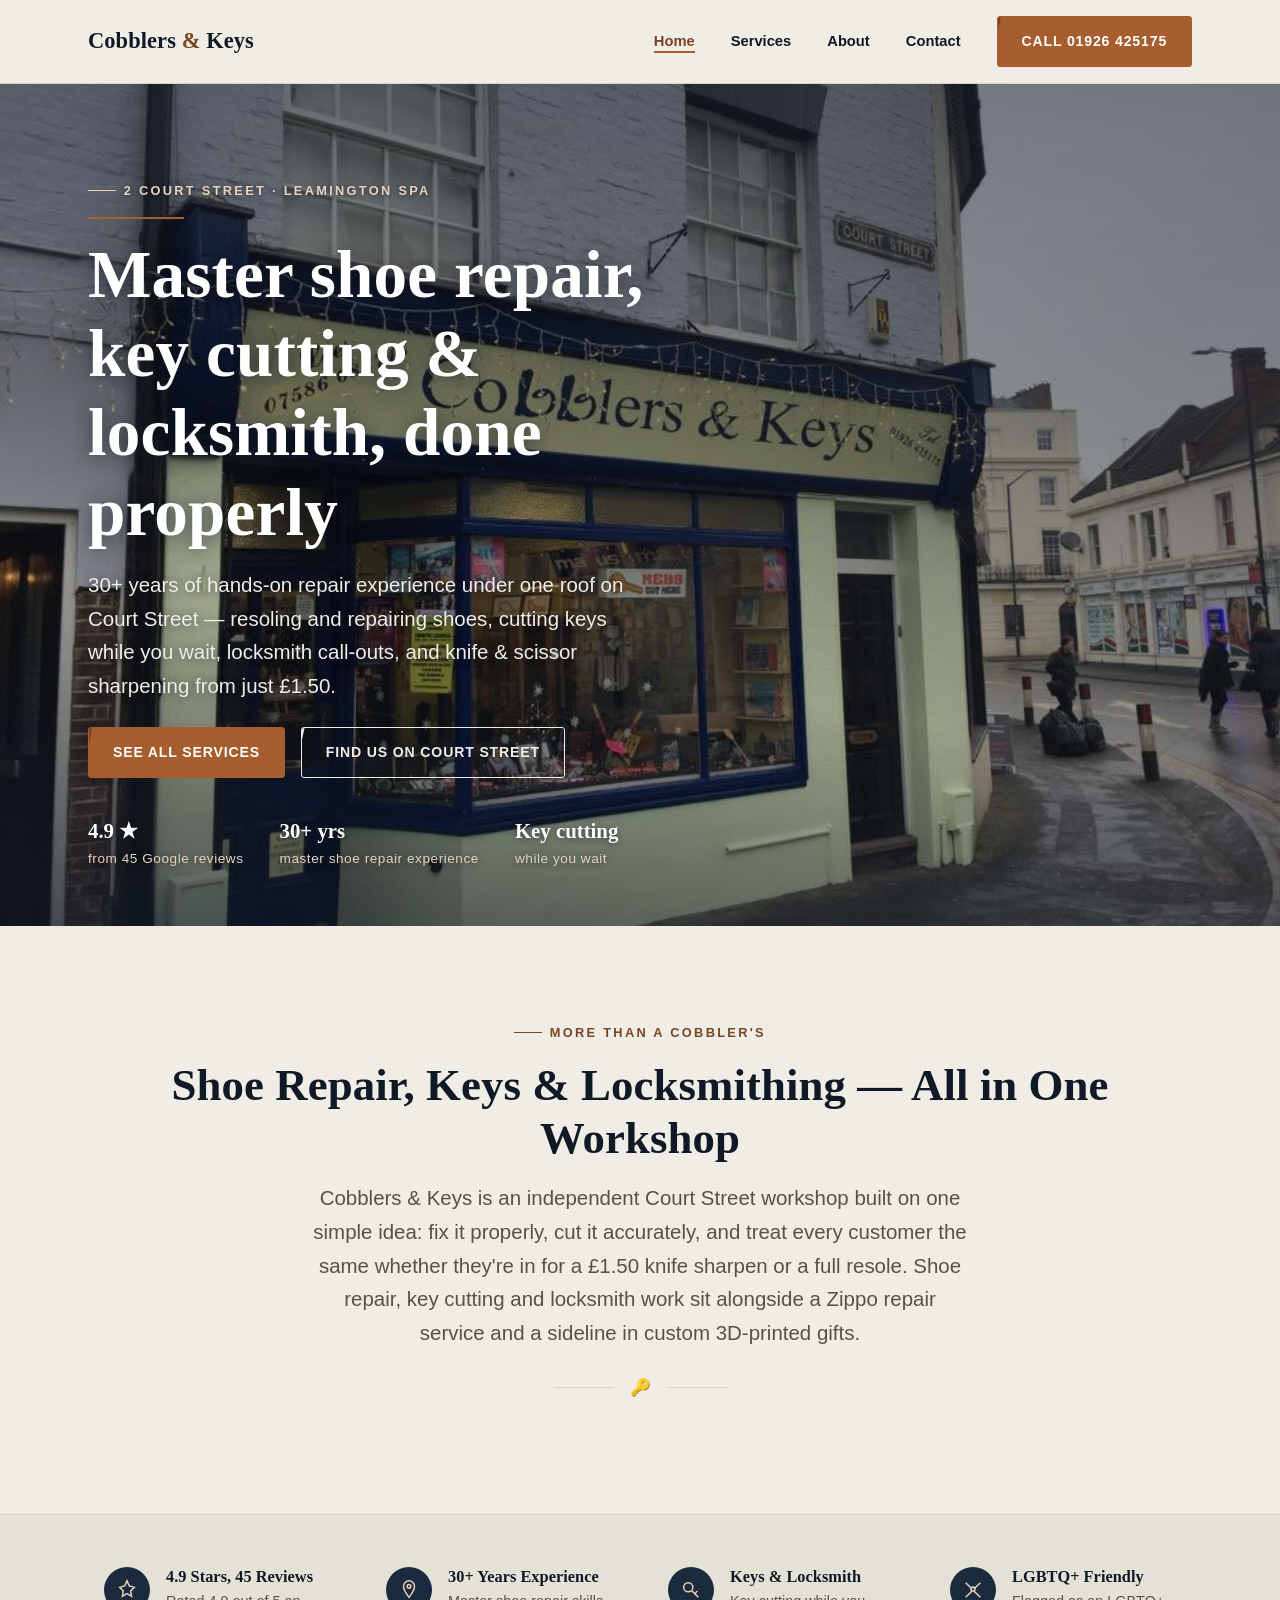
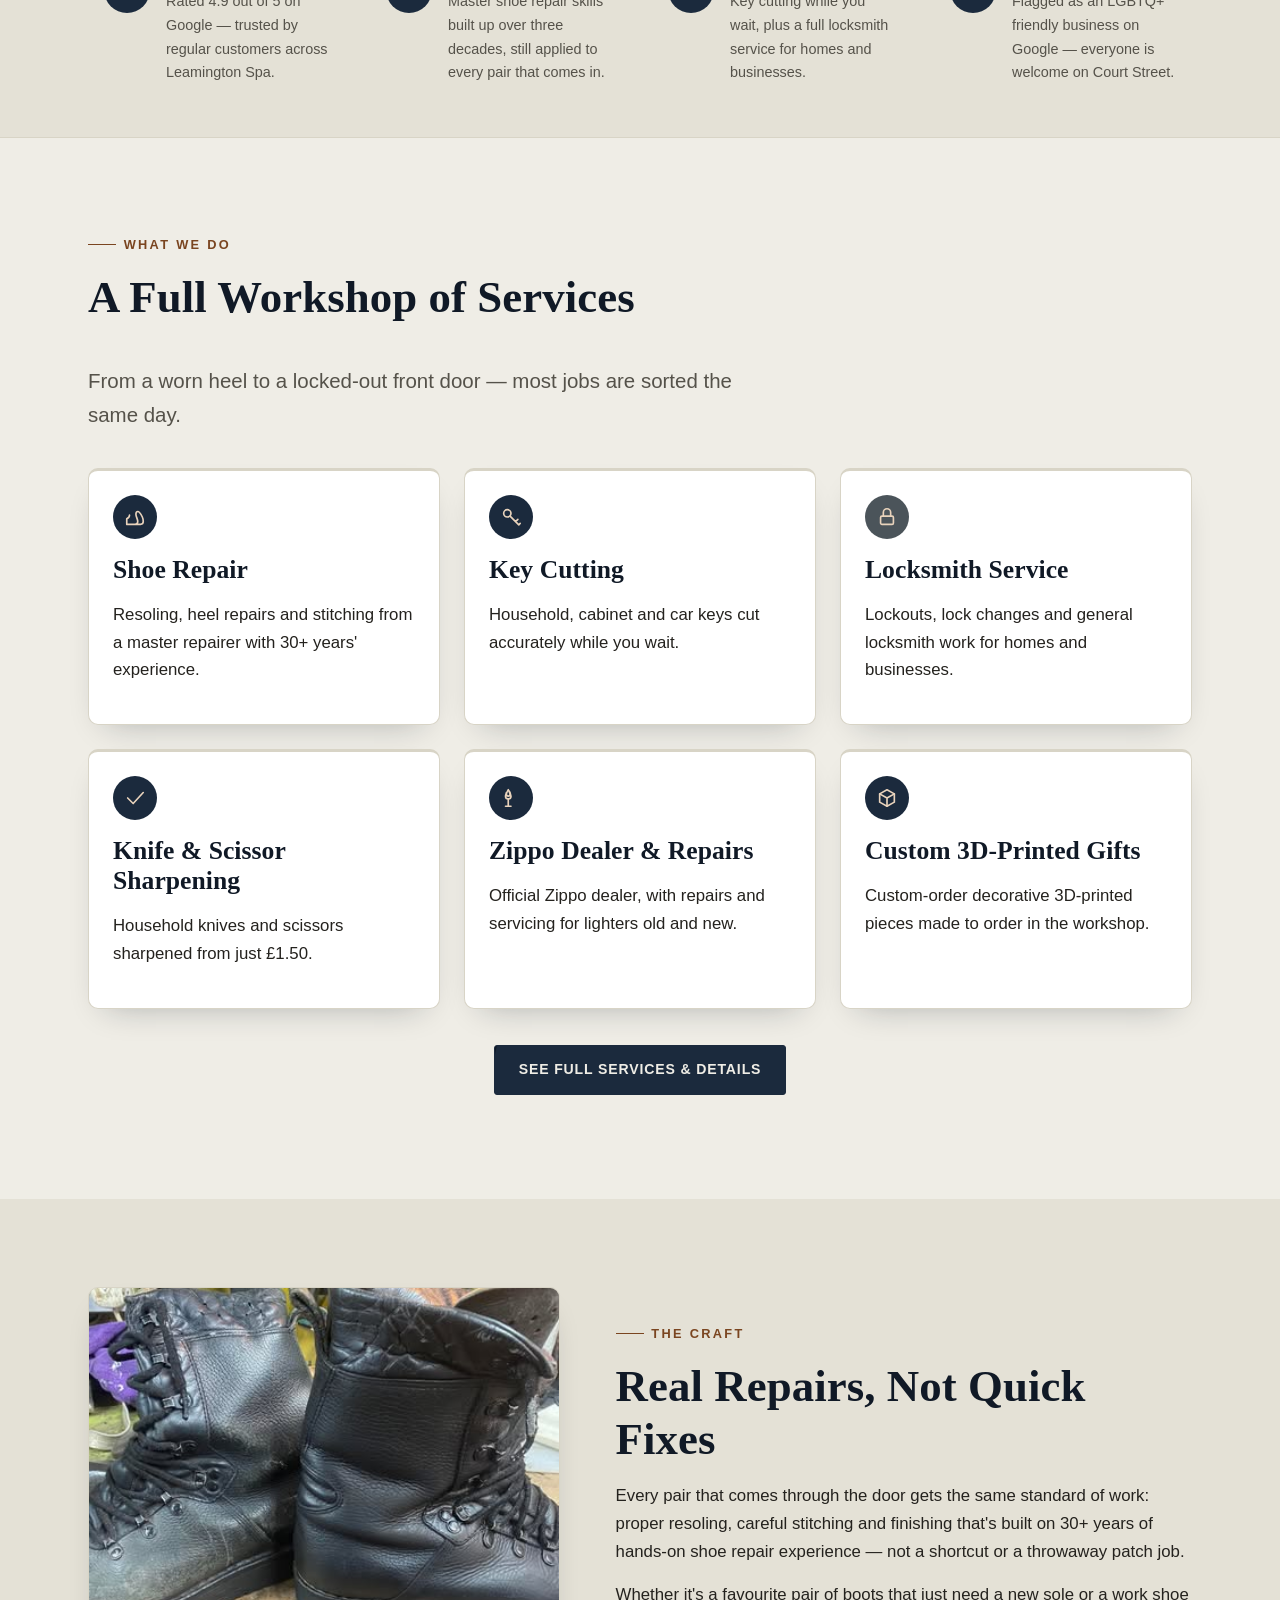
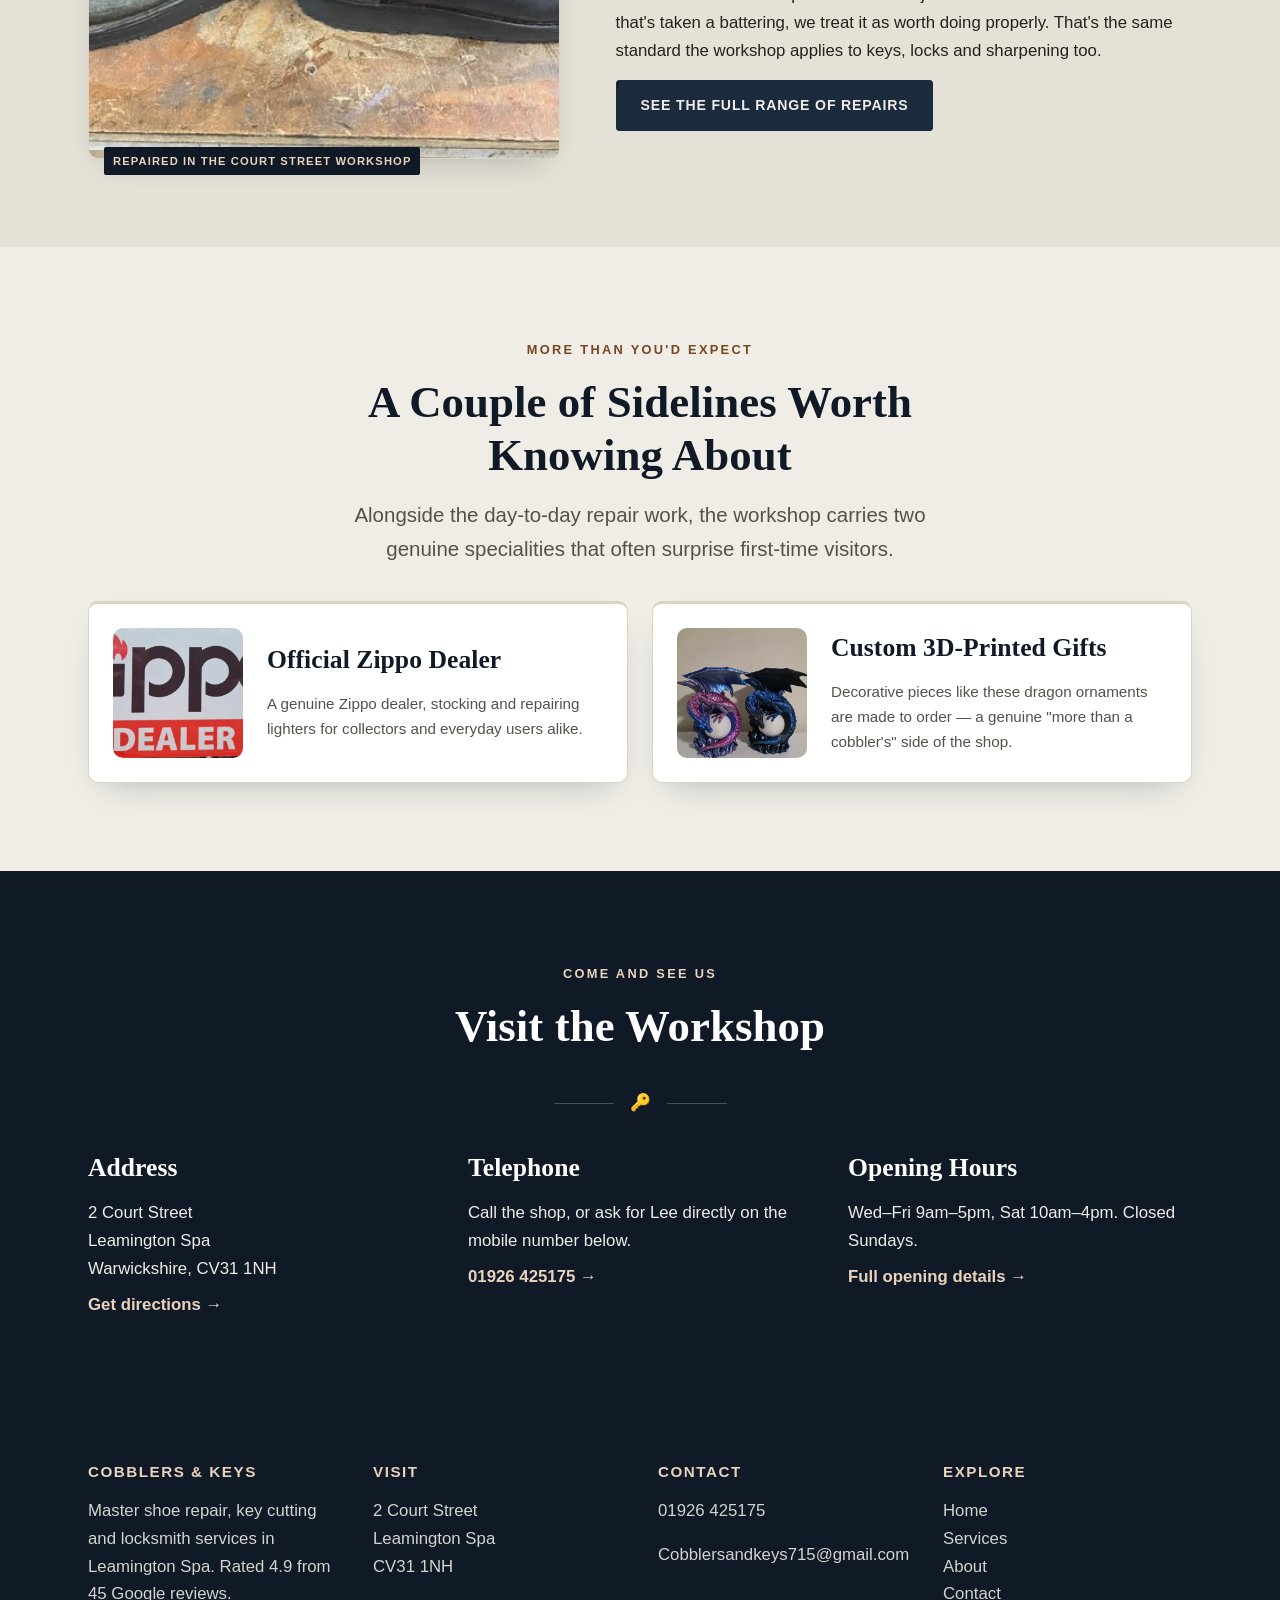
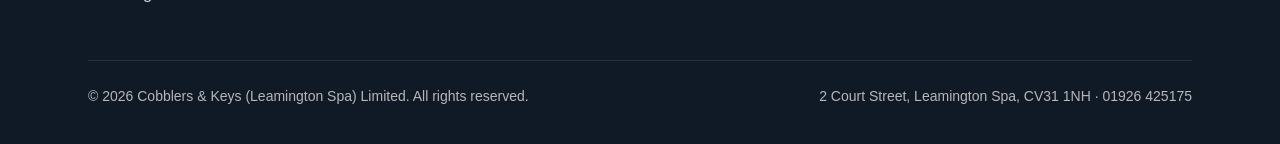
<file: index.html>
<!DOCTYPE html>
<html lang="en-GB" class="no-js">
<head>
<meta charset="UTF-8">
<meta name="viewport" content="width=device-width, initial-scale=1.0">
<title>Cobblers &amp; Keys — Shoe Repair, Key Cutting &amp; Locksmith, Leamington Spa</title>
<meta name="description" content="Cobblers &amp; Keys, 2 Court Street, Leamington Spa — master shoe repair with 30+ years' experience, key cutting, locksmith service, knife &amp; scissor sharpening and Zippo repairs. Rated 4.9 from 45 Google reviews.">
<link rel="icon" type="image/svg+xml" href="assets/img/favicon.svg">
<link rel="stylesheet" href="assets/css/tokens.css">
<link rel="stylesheet" href="assets/css/main.css">
<style>
  /* ============================================================
     Home page — hero + supporting sections
     Page-specific styles only; shared components live in main.css
     ============================================================ */

  /* ---- Hero ---- */
  .hero {
    position: relative;
    min-height: clamp(480px, 88vh, 800px);
    display: flex;
    align-items: flex-end;
    overflow: hidden;
    background: var(--color-navy-deep);
  }
  .hero__media {
    position: absolute;
    inset: 0;
    overflow: hidden;
  }
  .hero__image {
    width: 100%;
    height: 100%;
    object-fit: cover;
    object-position: center 42%;
    transform: scale(1.06);
    filter: saturate(1);
    will-change: transform;
  }
  /* Scrim: navy wash, deeper at the bottom where the headline sits, so the
     paper-coloured text stays legible without flattening the real photo. */
  .hero__scrim {
    position: absolute;
    inset: 0;
    background: linear-gradient(190deg,
      rgba(16, 25, 38, 0.6) 0%,
      rgba(16, 25, 38, 0.46) 36%,
      rgba(16, 25, 38, 0.24) 66%,
      rgba(16, 25, 38, 0.72) 100%);
    transition: opacity 1.2s var(--ease-out);
  }
  @keyframes hero-settle {
    from { transform: scale(1.06); filter: saturate(0.92); }
    to   { transform: scale(1); filter: saturate(1); }
  }
  .hero__image.is-active {
    animation: hero-settle 5.5s var(--ease-out) forwards;
  }
  .hero__image.is-static {
    animation: none !important;
    transform: scale(1) !important;
    filter: none !important;
  }
  .hero__content {
    position: relative;
    z-index: 2;
    width: 100%;
    padding-block: var(--space-6) var(--space-5);
    color: var(--color-paper);
  }
  .hero__eyebrow {
    color: var(--color-cognac-pale);
    text-shadow: 0 1px 4px rgba(16, 25, 38, 0.65);
  }
  .hero__eyebrow::before { background: var(--color-cognac-pale); }
  .hero__rule {
    width: 96px;
    height: 2px;
    background: var(--color-cognac);
    margin: 0 0 var(--space-2);
    transform: scaleX(0);
    transform-origin: left center;
    transition: transform 0.9s var(--ease-key);
    transition-delay: 0.15s;
  }
  .hero__rule.is-active { transform: scaleX(1); }
  .hero__rule.is-static { transform: scaleX(1); transition: none; }

  .hero h1 {
    color: var(--color-white);
    max-width: 17ch;
    font-size: var(--fs-h1);
    text-shadow: 0 2px 18px rgba(16, 25, 38, 0.55);
  }
  .hero__lead {
    font-family: var(--font-sans);
    font-size: var(--fs-lead);
    color: var(--color-paper);
    max-width: 48ch;
    text-shadow: 0 1px 10px rgba(16, 25, 38, 0.5);
  }
  .hero__actions {
    display: flex;
    flex-wrap: wrap;
    gap: var(--space-2);
    margin-top: var(--space-3);
  }
  .hero__meta {
    margin-top: var(--space-4);
    display: flex;
    flex-wrap: wrap;
    gap: var(--space-4);
    font-family: var(--font-sans);
    font-size: 0.85rem;
    letter-spacing: 0.04em;
    color: var(--color-cognac-pale);
    text-shadow: 0 1px 6px rgba(16, 25, 38, 0.6);
  }
  .hero__meta strong {
    display: block;
    font-family: var(--font-display);
    font-size: 1.3rem;
    color: var(--color-white);
    letter-spacing: 0;
  }

  @media (prefers-reduced-motion: reduce) {
    .hero__image { transform: none; animation: none; }
    .hero__rule { transform: scaleX(1); transition: none; }
  }

  /* ---- Intro / tagline ---- */
  .intro {
    text-align: center;
  }
  .intro__lead {
    margin-inline: auto;
    font-size: var(--fs-lead);
  }
  .intro .ornament { margin-top: var(--space-3); }

  /* ---- Trust strip ---- */
  .trust {
    background: var(--color-paper-dim);
    border-block: 1px solid var(--color-line);
  }
  .trust-grid {
    display: grid;
    grid-template-columns: repeat(4, 1fr);
    gap: var(--space-3);
  }
  .trust-item {
    display: flex;
    align-items: flex-start;
    gap: var(--space-2);
    padding: var(--space-2);
  }
  .trust-item__icon {
    flex-shrink: 0;
    width: 46px;
    height: 46px;
    border-radius: 50%;
    background: var(--color-navy);
    display: flex;
    align-items: center;
    justify-content: center;
  }
  .trust-item__icon svg { width: 22px; height: 22px; }
  .trust-item h3 {
    font-size: 1.02rem;
    margin-bottom: 0.25em;
  }
  .trust-item p {
    font-family: var(--font-sans);
    font-size: 0.9rem;
    color: var(--color-text-soft);
    margin: 0;
  }
  @media (max-width: 1199px) {
    .trust-grid { grid-template-columns: repeat(2, 1fr); }
  }
  @media (max-width: 639px) {
    .trust-grid { grid-template-columns: 1fr; }
  }

  /* ---- Services preview grid ---- */
  .services-grid {
    display: grid;
    grid-template-columns: repeat(3, 1fr);
    gap: var(--space-3);
  }
  @media (max-width: 899px) {
    .services-grid { grid-template-columns: 1fr; }
  }
  .service-card__icon {
    width: 44px;
    height: 44px;
    border-radius: 50%;
    background: var(--color-navy);
    color: var(--color-cognac-pale);
    display: flex;
    align-items: center;
    justify-content: center;
    margin-bottom: var(--space-2);
  }
  .service-card__icon svg { width: 22px; height: 22px; }
  /* Steel/key-metal accent for the lock-hardware icon specifically — icons are
     graphical (non-text), so the 3:1 non-text contrast rule applies, not the
     4.5:1 body-text rule; pewter passes that against both its own white icon
     glyph and the surrounding card background. */
  .service-card__icon--pewter { background: var(--color-pewter-deep); }
  .service-card p { font-family: var(--font-sans); font-size: 0.95rem; color: var(--color-text-soft); }
  .section-head {
    display: flex;
    flex-wrap: wrap;
    align-items: flex-end;
    justify-content: space-between;
    gap: var(--space-3);
    margin-bottom: var(--space-4);
  }
  .section-head .lead { margin-bottom: 0; }

  /* ---- Craft evidence split (real boots photo) ---- */
  .craft-split {
    display: grid;
    grid-template-columns: 0.9fr 1.1fr;
    gap: var(--space-5);
    align-items: center;
  }
  .craft-split__media {
    position: relative;
  }
  .craft-split__media img {
    width: 100%;
    height: auto;
    border-radius: var(--radius-md);
    box-shadow: var(--shadow-card);
    border: 1px solid var(--color-line);
  }
  .craft-split__media .label-tag {
    position: absolute;
    left: var(--space-2);
    bottom: calc(-1 * var(--space-2));
  }
  @media (max-width: 899px) {
    .craft-split { grid-template-columns: 1fr; }
  }

  /* ---- Extras strip (Zippo + 3D-printed gifts) ---- */
  .extras-grid {
    display: grid;
    grid-template-columns: repeat(2, 1fr);
    gap: var(--space-3);
  }
  @media (max-width: 899px) {
    .extras-grid { grid-template-columns: 1fr; }
  }
  .extras-card {
    display: grid;
    grid-template-columns: 130px 1fr;
    gap: var(--space-3);
    align-items: center;
  }
  .extras-card__media {
    aspect-ratio: 1 / 1;
    border-radius: var(--radius-md);
    overflow: hidden;
    background: var(--color-navy-deep);
  }
  .extras-card__media img { width: 100%; height: 100%; object-fit: cover; }
  @media (max-width: 480px) {
    .extras-card { grid-template-columns: 1fr; }
  }

  /* ---- Visit-us CTA band ---- */
  .visit-band {
    background: var(--color-navy-deep);
    color: var(--color-paper);
  }
  .visit-grid {
    display: grid;
    grid-template-columns: repeat(3, 1fr);
    gap: var(--space-4);
    align-items: start;
  }
  .visit-grid h3 { color: var(--color-white); }
  .visit-card {
    font-family: var(--font-sans);
  }
  .visit-card p { color: var(--color-paper); margin: 0; }
  .visit-card a.visit-link {
    display: inline-block;
    margin-top: 0.5em;
    color: var(--color-cognac-pale);
    font-weight: 700;
    text-decoration: none;
    border-bottom: 1px solid transparent;
  }
  .visit-card a.visit-link:hover { border-color: var(--color-cognac-pale); }
  .visit-band .ornament { margin-block: var(--space-4); }
  .visit-band .ornament::before, .visit-band .ornament::after { background: rgba(239, 237, 230, 0.25); }
  .visit-cta-actions {
    display: flex;
    flex-wrap: wrap;
    gap: var(--space-2);
    margin-top: var(--space-3);
  }
  @media (max-width: 899px) {
    .visit-grid { grid-template-columns: 1fr; }
  }
</style>
</head>
<body>
<a class="skip-link" href="#main">Skip to main content</a>

<div class="scroll-progress" aria-hidden="true"><div class="scroll-progress__fill"></div></div>

<header class="site-header">
  <div class="container nav">
    <a class="nav__brand" href="index.html">
      <span class="nav__brand-mark">Cobblers <span>&amp;</span> Keys</span>
    </a>
    <button class="nav__toggle" aria-expanded="false" aria-controls="primary-nav" aria-label="Toggle menu">
      <span class="nav__toggle-icon"></span>
    </button>
    <ul class="nav__menu" id="primary-nav" data-open="false">
      <li><a href="index.html" aria-current="page">Home</a></li>
      <li><a href="services.html">Services</a></li>
      <li><a href="about.html">About</a></li>
      <li><a href="contact.html">Contact</a></li>
      <li><a class="btn btn--cognac" href="tel:01926425175">Call 01926 425175</a></li>
    </ul>
  </div>
</header>

<main id="main">

  <!-- ============ HERO ============ -->
  <section class="hero">
    <div class="hero__media" data-hero-patina>
      <img
        class="hero__image"
        src="assets/img/facebook/shopfront-exterior.jpg"
        alt="The Cobblers &amp; Keys shopfront on Court Street, Leamington Spa — navy-blue and cream signage with fairy lights strung along the fascia, reading Cobblers &amp; Keys"
        width="960" height="720"
        fetchpriority="high">
      <div class="hero__scrim"></div>
    </div>
    <div class="container hero__content">
      <p class="hero__eyebrow eyebrow">2 Court Street &middot; Leamington Spa</p>
      <div class="hero__rule"></div>
      <h1 data-reveal="up" data-reveal-delay="1">Master shoe repair, key cutting &amp; locksmith, done properly</h1>
      <p class="hero__lead" data-reveal="up" data-reveal-delay="2">
        30+ years of hands-on repair experience under one roof on Court Street — resoling and
        repairing shoes, cutting keys while you wait, locksmith call-outs, and knife &amp; scissor
        sharpening from just &pound;1.50.
      </p>
      <div class="hero__actions" data-reveal="up" data-reveal-delay="3">
        <a class="btn btn--cognac" href="services.html">See All Services</a>
        <a class="btn btn--on-dark" href="contact.html">Find Us on Court Street</a>
      </div>
      <div class="hero__meta" data-reveal="up" data-reveal-delay="3">
        <span><strong>4.9 &#9733;</strong>from 45 Google reviews</span>
        <span><strong>30+ yrs</strong>master shoe repair experience</span>
        <span><strong>Key cutting</strong>while you wait</span>
      </div>
    </div>
  </section>

  <!-- ============ INTRO / TAGLINE ============ -->
  <section class="section intro">
    <div class="container" data-reveal="up">
      <p class="eyebrow text-center">More than a cobbler's</p>
      <h2>Shoe Repair, Keys &amp; Locksmithing — All in One Workshop</h2>
      <p class="lead intro__lead">
        Cobblers &amp; Keys is an independent Court Street workshop built on one simple idea: fix it
        properly, cut it accurately, and treat every customer the same whether they're in for a
        &pound;1.50 knife sharpen or a full resole. Shoe repair, key cutting and locksmith work sit
        alongside a Zippo repair service and a sideline in custom 3D-printed gifts.
      </p>
      <div class="ornament" aria-hidden="true">&#128273;</div>
    </div>
  </section>

  <!-- ============ TRUST STRIP ============ -->
  <section class="trust section--tight">
    <div class="container trust-grid">
      <div class="trust-item" data-reveal="up" data-reveal-delay="1">
        <span class="trust-item__icon" aria-hidden="true">
          <svg viewBox="0 0 24 24" fill="none" stroke="#E9D3BC" stroke-width="1.6"><path d="M12 2l2.5 5.5L20 9l-4 4 1 6-5-3-5 3 1-6-4-4 5.5-1.5z"/></svg>
        </span>
        <div>
          <h3>4.9 Stars, 45 Reviews</h3>
          <p>Rated 4.9 out of 5 on Google — trusted by regular customers across Leamington Spa.</p>
        </div>
      </div>
      <div class="trust-item" data-reveal="up" data-reveal-delay="2">
        <span class="trust-item__icon" aria-hidden="true">
          <svg viewBox="0 0 24 24" fill="none" stroke="#E9D3BC" stroke-width="1.6"><path d="M12 2c-3.3 0-6 2.7-6 6 0 4.5 6 12 6 12s6-7.5 6-12c0-3.3-2.7-6-6-6z"/><circle cx="12" cy="8" r="2"/></svg>
        </span>
        <div>
          <h3>30+ Years Experience</h3>
          <p>Master shoe repair skills built up over three decades, still applied to every pair that comes in.</p>
        </div>
      </div>
      <div class="trust-item" data-reveal="up" data-reveal-delay="3">
        <span class="trust-item__icon" aria-hidden="true">
          <svg viewBox="0 0 24 24" fill="none" stroke="#E9D3BC" stroke-width="1.6"><circle cx="9" cy="9" r="5"/><path d="M12.5 12.5L20 20M16 16l3-3"/></svg>
        </span>
        <div>
          <h3>Keys &amp; Locksmith</h3>
          <p>Key cutting while you wait, plus a full locksmith service for homes and businesses.</p>
        </div>
      </div>
      <div class="trust-item" data-reveal="up" data-reveal-delay="4">
        <span class="trust-item__icon" aria-hidden="true">
          <svg viewBox="0 0 24 24" fill="none" stroke="#E9D3BC" stroke-width="1.6"><path d="M4 4l7 7M20 4l-7 7M4 20l7-7M20 20l-7-7"/><circle cx="12" cy="11" r="2.2"/></svg>
        </span>
        <div>
          <h3>LGBTQ+ Friendly</h3>
          <p>Flagged as an LGBTQ+ friendly business on Google — everyone is welcome on Court Street.</p>
        </div>
      </div>
    </div>
  </section>

  <!-- ============ SERVICES OVERVIEW GRID ============ -->
  <section class="section">
    <div class="container">
      <div class="section-head" data-reveal="up">
        <div>
          <p class="eyebrow">What we do</p>
          <h2>A Full Workshop of Services</h2>
        </div>
        <p class="lead">From a worn heel to a locked-out front door — most jobs are sorted the same day.</p>
      </div>

      <div class="services-grid">
        <div class="card" data-reveal="up" data-reveal-delay="1">
          <div class="service-card__icon" aria-hidden="true">
            <svg viewBox="0 0 24 24" fill="none" stroke="currentColor" stroke-width="1.8" stroke-linecap="round" stroke-linejoin="round"><path d="M3 20h9c2 0 3-1 3-3 0-3-2-5-2-8 0-2 1-3 2-3 2 0 3 2 5 6 1 2 1 4 1 5 0 2-1 3-3 3H8"/><path d="M3 20v-6c2-1 3-2 3-4"/></svg>
          </div>
          <h3>Shoe Repair</h3>
          <p>Resoling, heel repairs and stitching from a master repairer with 30+ years' experience.</p>
        </div>
        <div class="card" data-reveal="up" data-reveal-delay="2">
          <div class="service-card__icon" aria-hidden="true">
            <svg viewBox="0 0 24 24" fill="none" stroke="currentColor" stroke-width="1.8" stroke-linecap="round" stroke-linejoin="round"><circle cx="8" cy="8" r="4"/><path d="M11 11l9 9M17 17l2.5-2.5M20.5 20.5l1.5-1.5"/></svg>
          </div>
          <h3>Key Cutting</h3>
          <p>Household, cabinet and car keys cut accurately while you wait.</p>
        </div>
        <div class="card" data-reveal="up" data-reveal-delay="3">
          <div class="service-card__icon service-card__icon--pewter" aria-hidden="true">
            <svg viewBox="0 0 24 24" fill="none" stroke="currentColor" stroke-width="1.8" stroke-linecap="round" stroke-linejoin="round"><rect x="5" y="11" width="14" height="9" rx="1.5"/><path d="M8 11V7a4 4 0 0 1 8 0v4"/></svg>
          </div>
          <h3>Locksmith Service</h3>
          <p>Lockouts, lock changes and general locksmith work for homes and businesses.</p>
        </div>
        <div class="card" data-reveal="up" data-reveal-delay="1">
          <div class="service-card__icon" aria-hidden="true">
            <svg viewBox="0 0 24 24" fill="none" stroke="currentColor" stroke-width="1.8" stroke-linecap="round" stroke-linejoin="round"><path d="M4 12l6 6L21 6"/></svg>
          </div>
          <h3>Knife &amp; Scissor Sharpening</h3>
          <p>Household knives and scissors sharpened from just &pound;1.50.</p>
        </div>
        <div class="card" data-reveal="up" data-reveal-delay="2">
          <div class="service-card__icon" aria-hidden="true">
            <svg viewBox="0 0 24 24" fill="none" stroke="currentColor" stroke-width="1.8" stroke-linecap="round" stroke-linejoin="round"><path d="M9 3c-1 2-2 3-2 5a2 2 0 0 0 4 0c0-1-.5-2-1-3M9 3s3 3 3 7a3 3 0 0 1-6 0c0-2 1-3 1-4"/><path d="M9 13v8M6 21h6"/></svg>
          </div>
          <h3>Zippo Dealer &amp; Repairs</h3>
          <p>Official Zippo dealer, with repairs and servicing for lighters old and new.</p>
        </div>
        <div class="card" data-reveal="up" data-reveal-delay="3">
          <div class="service-card__icon" aria-hidden="true">
            <svg viewBox="0 0 24 24" fill="none" stroke="currentColor" stroke-width="1.8" stroke-linecap="round" stroke-linejoin="round"><path d="M12 3l8 4.5v9L12 21l-8-4.5v-9L12 3z"/><path d="M12 12l8-4.5M12 12v9M12 12L4 7.5"/></svg>
          </div>
          <h3>Custom 3D-Printed Gifts</h3>
          <p>Custom-order decorative 3D-printed pieces made to order in the workshop.</p>
        </div>
      </div>

      <p class="text-center" style="margin-top: var(--space-4);" data-reveal="up">
        <a class="btn btn--primary" href="services.html">See Full Services &amp; Details</a>
      </p>
    </div>
  </section>

  <!-- ============ CRAFT EVIDENCE: REAL REPAIRED BOOTS ============ -->
  <section class="section section--paper-dim">
    <div class="container">
      <div class="craft-split" data-reveal="up">
        <div class="craft-split__media">
          <img
            src="assets/img/facebook/repaired-boots.jpg"
            alt="A pair of black leather boots freshly resoled and repaired at Cobblers &amp; Keys, shown on the workshop bench"
            width="414" height="414" loading="lazy">
          <span class="label-tag">Repaired in the Court Street workshop</span>
        </div>
        <div>
          <p class="eyebrow">The Craft</p>
          <h2>Real Repairs, Not Quick Fixes</h2>
          <p>
            Every pair that comes through the door gets the same standard of work: proper resoling,
            careful stitching and finishing that's built on 30+ years of hands-on shoe repair
            experience — not a shortcut or a throwaway patch job.
          </p>
          <p>
            Whether it's a favourite pair of boots that just need a new sole or a work shoe that's
            taken a battering, we treat it as worth doing properly. That's the same standard the
            workshop applies to keys, locks and sharpening too.
          </p>
          <p style="margin-bottom: 0;">
            <a class="btn btn--primary" href="services.html">See the Full Range of Repairs</a>
          </p>
        </div>
      </div>
    </div>
  </section>

  <!-- ============ EXTRAS: ZIPPO + 3D-PRINTED GIFTS ============ -->
  <section class="section">
    <div class="container">
      <div class="text-center" data-reveal="up" style="max-width: 62ch; margin-inline: auto;">
        <p class="eyebrow">More Than You'd Expect</p>
        <h2>A Couple of Sidelines Worth Knowing About</h2>
        <p class="lead" style="margin-inline: auto;">
          Alongside the day-to-day repair work, the workshop carries two genuine specialities that
          often surprise first-time visitors.
        </p>
      </div>

      <div class="extras-grid" style="margin-top: var(--space-4);">
        <div class="card extras-card" data-reveal="left">
          <div class="extras-card__media">
            <img src="assets/img/facebook/zippo-dealer-sign.jpg" alt="Official Zippo dealer signage displayed in the Cobblers &amp; Keys shop window" loading="lazy">
          </div>
          <div>
            <h3>Official Zippo Dealer</h3>
            <p style="font-family: var(--font-sans); font-size: 0.95rem; color: var(--color-text-soft); margin-bottom: 0;">
              A genuine Zippo dealer, stocking and repairing lighters for collectors and everyday users alike.
            </p>
          </div>
        </div>
        <div class="card extras-card" data-reveal="right">
          <div class="extras-card__media">
            <img src="assets/img/facebook/decorative-dragons.jpg" alt="Two decorative resin dragon ornaments, an example of the custom 3D-printed gifts made at Cobblers &amp; Keys" loading="lazy">
          </div>
          <div>
            <h3>Custom 3D-Printed Gifts</h3>
            <p style="font-family: var(--font-sans); font-size: 0.95rem; color: var(--color-text-soft); margin-bottom: 0;">
              Decorative pieces like these dragon ornaments are made to order — a genuine "more than a cobbler's" side of the shop.
            </p>
          </div>
        </div>
      </div>
    </div>
  </section>

  <!-- ============ VISIT US / CONTACT CTA BAND ============ -->
  <section class="section section--deep visit-band">
    <div class="container">
      <div class="text-center" data-reveal="up">
        <p class="eyebrow eyebrow--on-dark">Come and see us</p>
        <h2>Visit the Workshop</h2>
      </div>
      <div class="ornament" aria-hidden="true">&#128273;</div>
      <div class="visit-grid">
        <div class="visit-card" data-reveal="up" data-reveal-delay="1">
          <h3>Address</h3>
          <p>2 Court Street<br>Leamington Spa<br>Warwickshire, CV31 1NH</p>
          <a class="visit-link" href="contact.html">Get directions &rarr;</a>
        </div>
        <div class="visit-card" data-reveal="up" data-reveal-delay="2">
          <h3>Telephone</h3>
          <p>Call the shop, or ask for Lee directly on the mobile number below.</p>
          <a class="visit-link" href="tel:01926425175">01926 425175 &rarr;</a>
        </div>
        <div class="visit-card" data-reveal="up" data-reveal-delay="3">
          <h3>Opening Hours</h3>
          <p>Wed&ndash;Fri 9am&ndash;5pm, Sat 10am&ndash;4pm. Closed Sundays.</p>
          <a class="visit-link" href="contact.html">Full opening details &rarr;</a>
        </div>
      </div>
    </div>
  </section>

</main>

<footer class="site-footer">
  <div class="container">
    <div class="footer-grid">
      <div>
        <h3>Cobblers &amp; Keys</h3>
        <p>Master shoe repair, key cutting and locksmith services in Leamington Spa. Rated 4.9 from 45 Google reviews.</p>
      </div>
      <div>
        <h3>Visit</h3>
        <address style="font-style: normal;">2 Court Street<br>Leamington Spa<br>CV31 1NH</address>
      </div>
      <div>
        <h3>Contact</h3>
        <p><a href="tel:01926425175">01926 425175</a></p>
        <p><a href="mailto:Cobblersandkeys715@gmail.com">Cobblersandkeys715@gmail.com</a></p>
      </div>
      <div>
        <h3>Explore</h3>
        <p>
          <a href="index.html">Home</a><br>
          <a href="services.html">Services</a><br>
          <a href="about.html">About</a><br>
          <a href="contact.html">Contact</a>
        </p>
      </div>
    </div>
    <div class="footer-bottom">
      <span>&copy; 2026 Cobblers &amp; Keys (Leamington Spa) Limited. All rights reserved.</span>
      <span>2 Court Street, Leamington Spa, CV31 1NH &middot; 01926 425175</span>
    </div>
  </div>
</footer>

<script src="assets/js/main.js"></script>
</body>
</html>
</file>
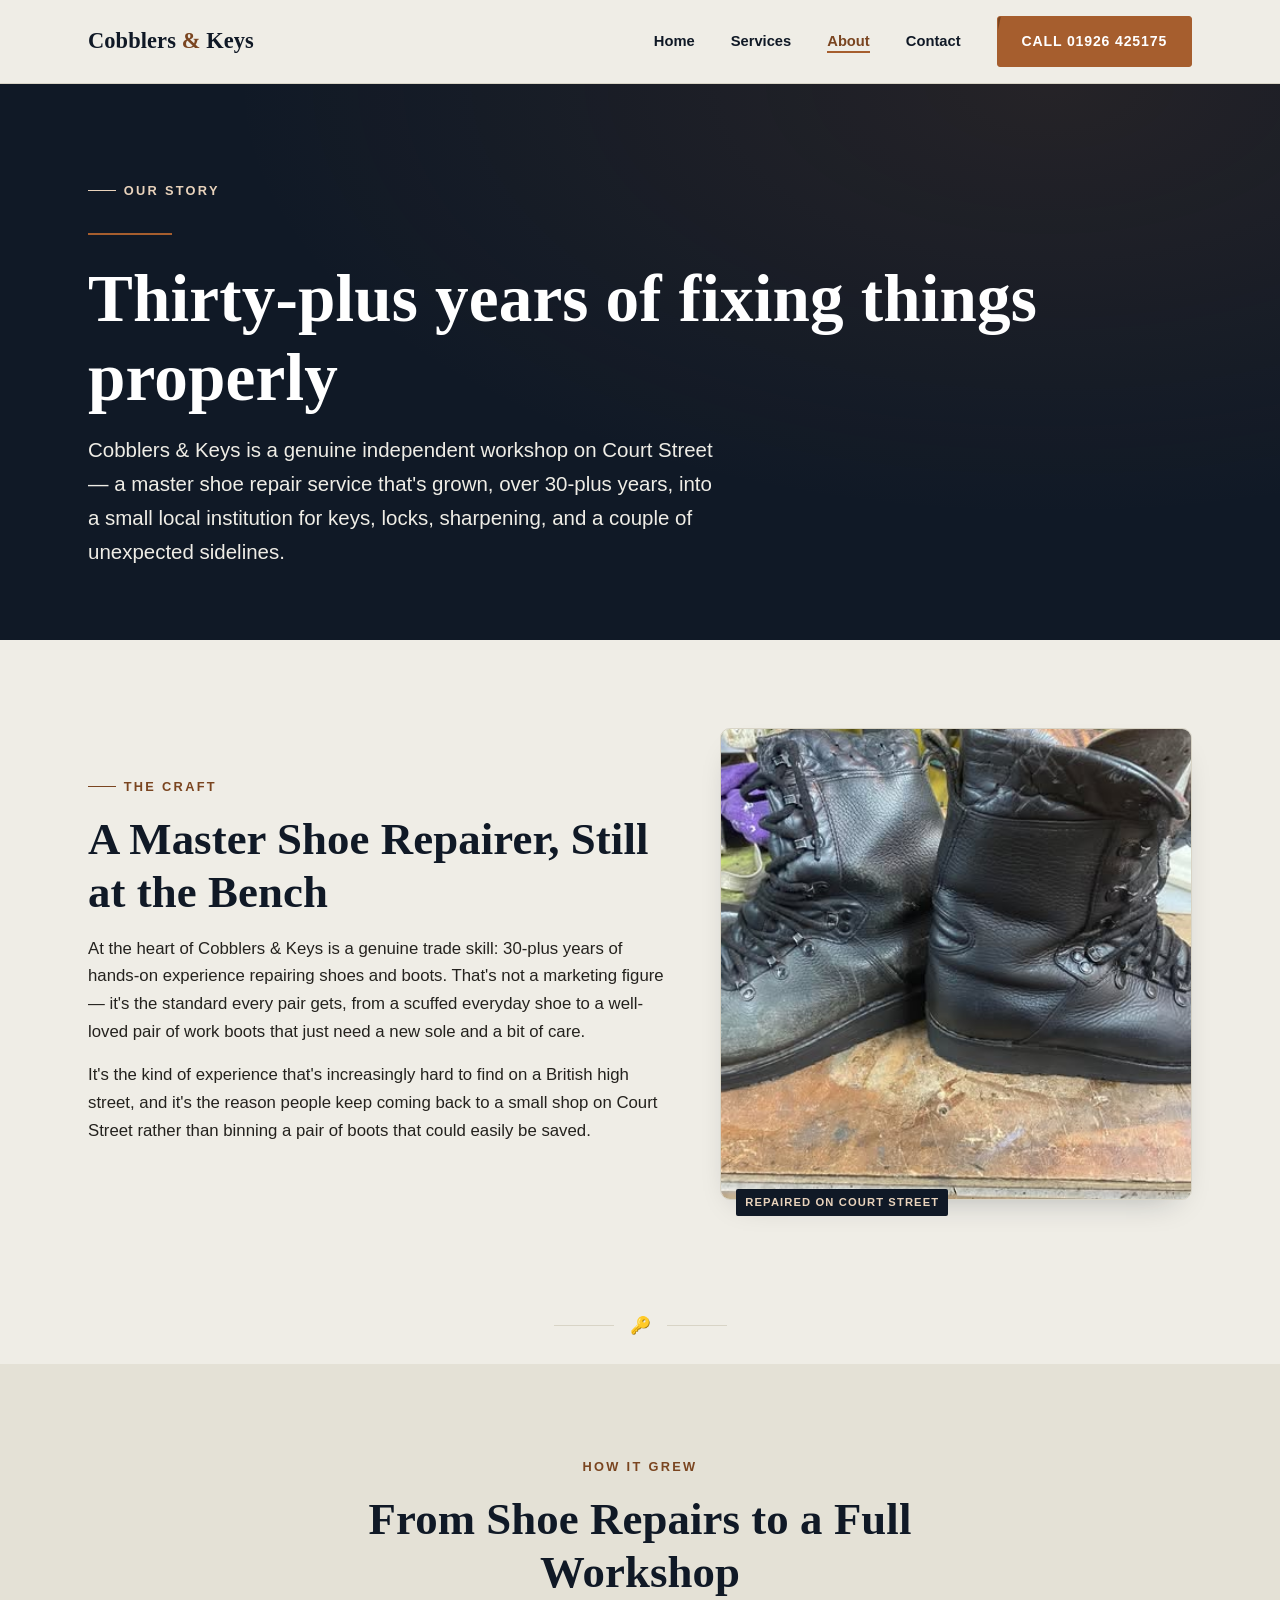
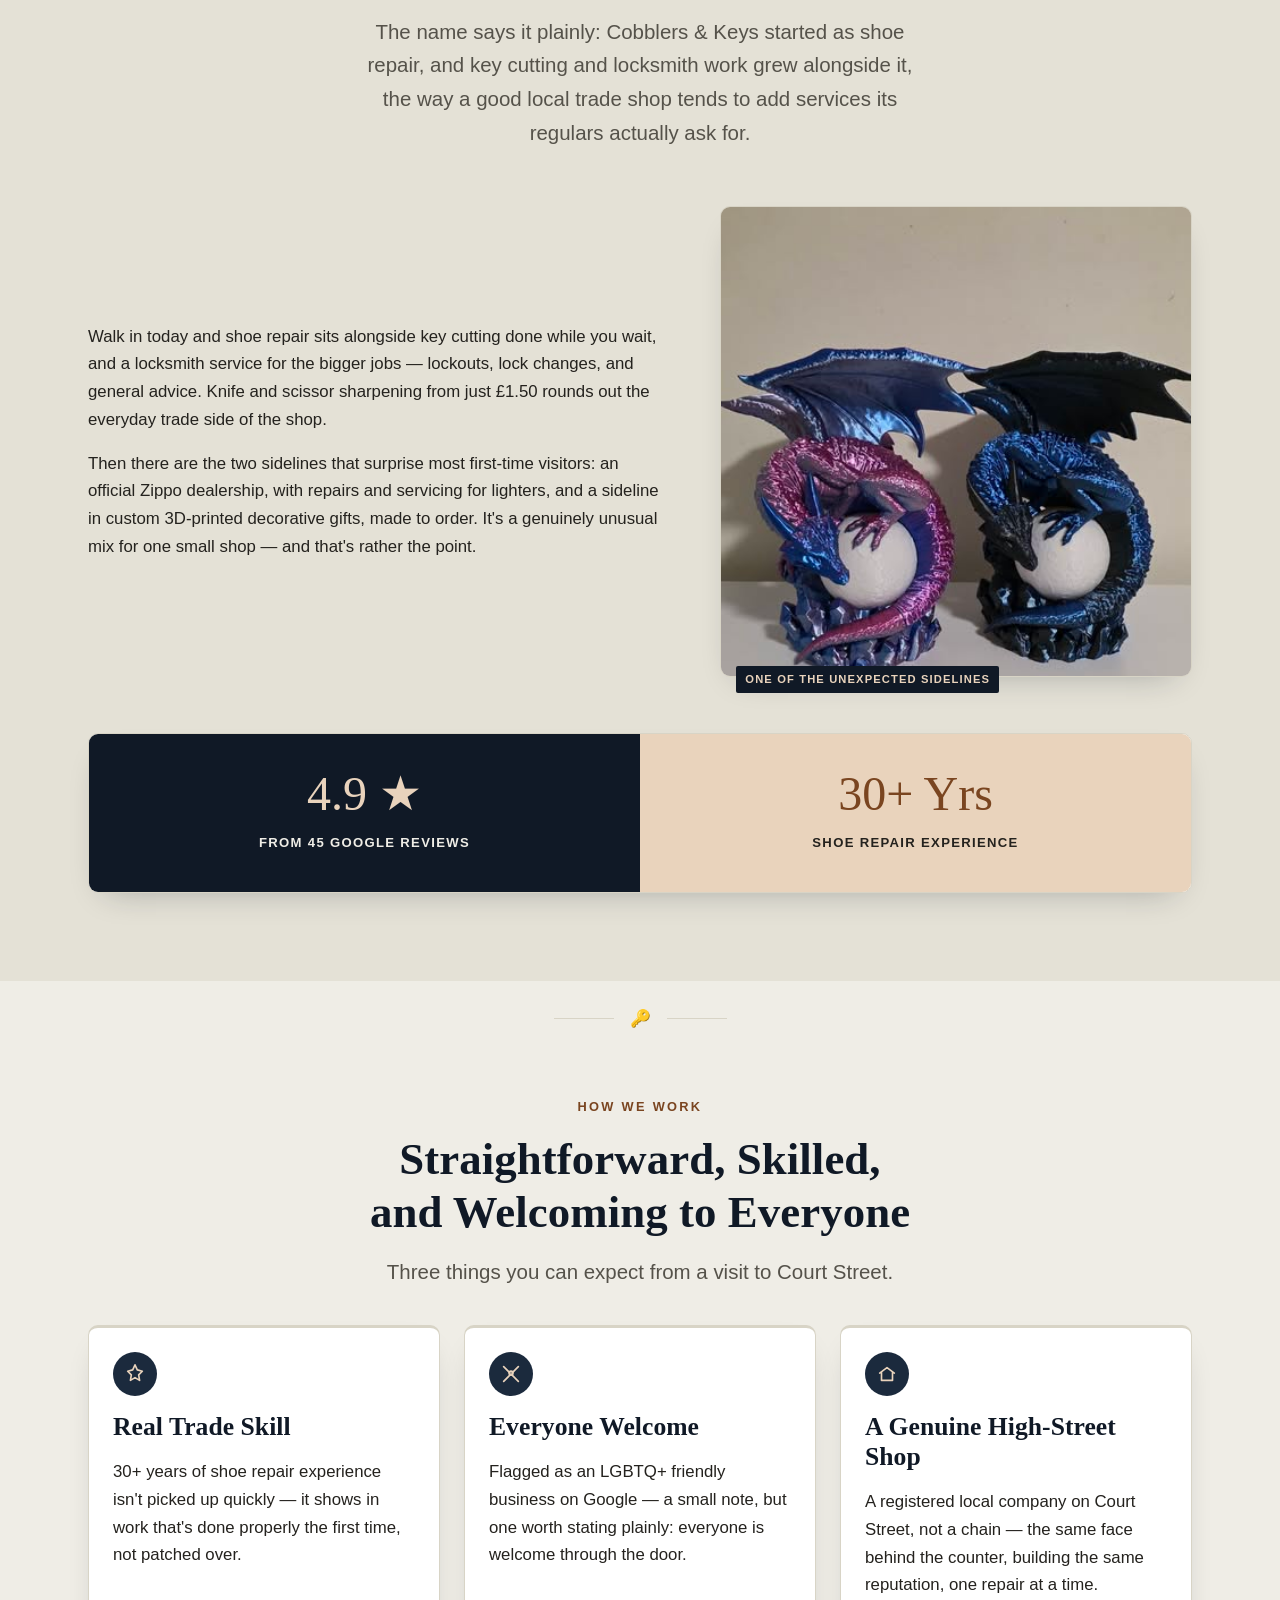
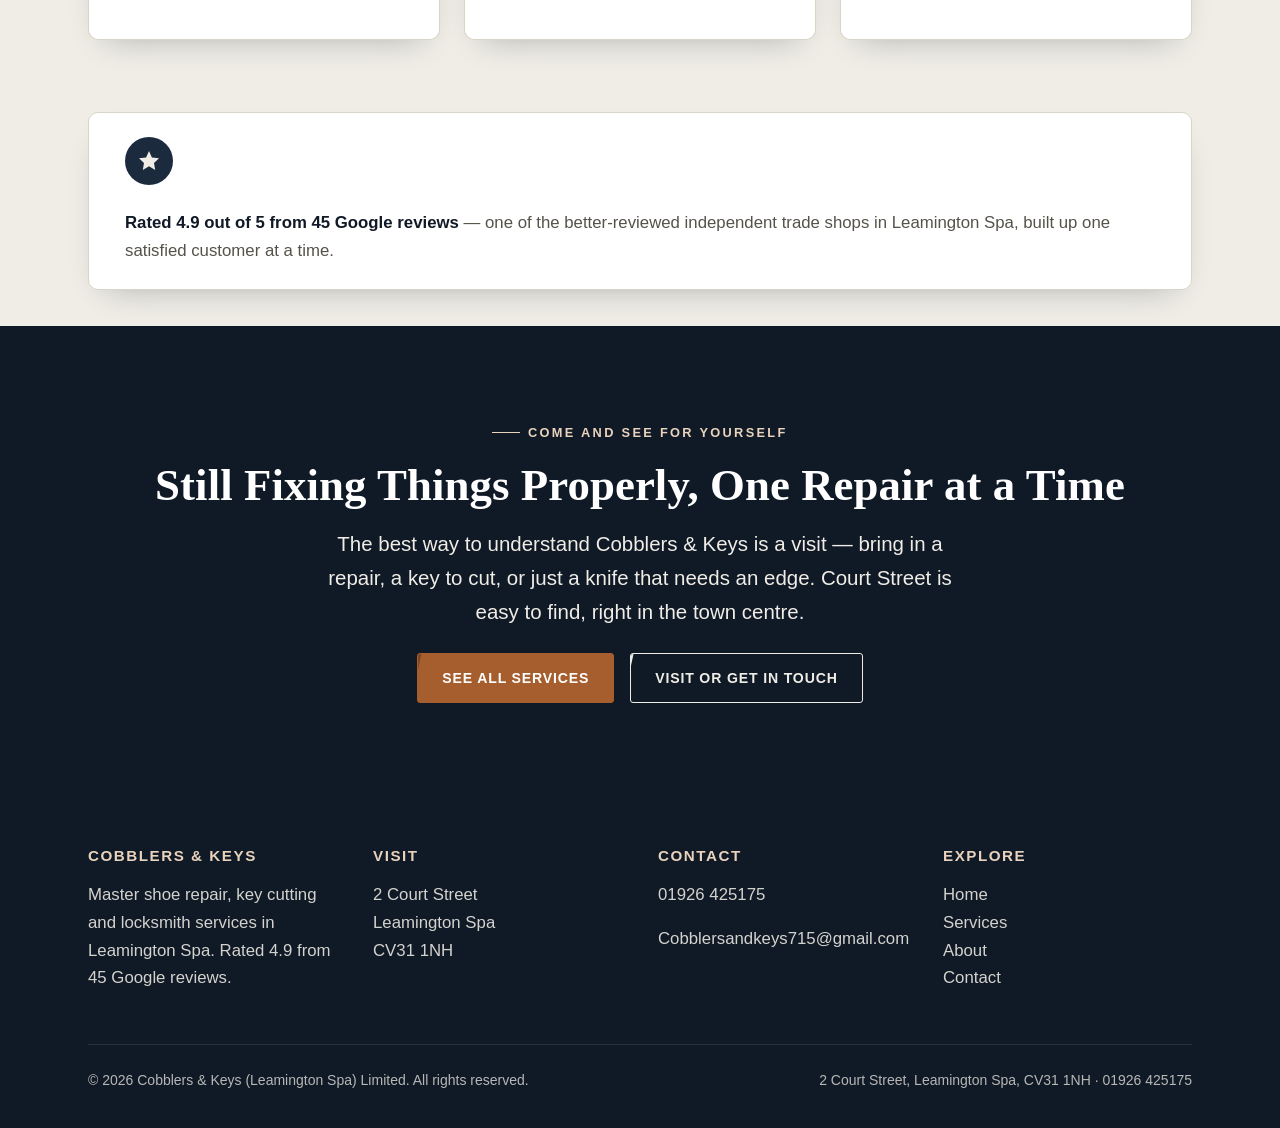
<file: about.html>
<!DOCTYPE html>
<html lang="en-GB" class="no-js">
<head>
<meta charset="UTF-8">
<meta name="viewport" content="width=device-width, initial-scale=1.0">
<title>About Us | Cobblers &amp; Keys, Leamington Spa</title>
<meta name="description" content="Cobblers &amp; Keys, 2 Court Street, Leamington Spa — a master shoe repair, key cutting and locksmith workshop with 30+ years' experience, rated 4.9 from 45 Google reviews and flagged LGBTQ+ friendly.">
<link rel="icon" href="assets/img/favicon.svg" type="image/svg+xml">
<link rel="stylesheet" href="assets/css/tokens.css">
<link rel="stylesheet" href="assets/css/main.css">
<style>
  /* ---- Page-specific: About ---- */

  /* ---- Story hero (photo-free gradient treatment, matches services.html
     .page-header — shopfront photo lives on index.html only) ---- */
  .story-hero {
    position: relative;
    overflow: hidden;
    padding-block: var(--space-6) var(--space-5);
  }
  .story-hero::before {
    content: "";
    position: absolute;
    inset: 0;
    background:
      radial-gradient(ellipse at 82% 0%, rgba(166, 94, 46, 0.14), transparent 55%),
      var(--color-navy-deep);
    z-index: -1;
  }

  .story-hero__content {
    position: relative;
    z-index: 1;
    color: var(--color-paper);
    width: 100%;
  }
  .story-hero__content .eyebrow { color: var(--color-cognac-pale); }
  .story-hero__content h1 { color: var(--color-white); }
  .story-hero__rule {
    height: 2px;
    width: 84px;
    background: var(--color-cognac);
    margin: var(--space-2) 0 var(--space-3);
  }
  .story-hero__lead {
    color: var(--color-paper);
    font-family: var(--font-sans);
    max-width: 56ch;
  }

  /* ---- Two-up narrative layout ---- */
  .story-split {
    display: grid;
    grid-template-columns: 1.1fr 0.9fr;
    gap: var(--space-5);
    align-items: center;
  }
  .story-split--reverse .story-split__media { order: 2; }
  .story-split__media img {
    width: 100%;
    height: auto;
    border-radius: var(--radius-md);
    box-shadow: var(--shadow-card);
    border: 1px solid var(--color-line);
  }
  .story-split__media {
    position: relative;
  }
  .story-split__media .label-tag {
    position: absolute;
    left: var(--space-2);
    bottom: calc(-1 * var(--space-2));
  }
  @media (max-width: 899px) {
    .story-split, .story-split--reverse .story-split__media { grid-template-columns: 1fr; order: initial; }
    .story-split { grid-template-columns: 1fr; }
  }

  /* ---- Half/half stat strip ---- */
  .split-stat {
    display: grid;
    grid-template-columns: repeat(2, 1fr);
    border: 1px solid var(--color-line);
    border-radius: var(--radius-md);
    overflow: hidden;
    background: var(--color-surface);
    box-shadow: var(--shadow-card);
  }
  .split-stat__half {
    padding: var(--space-4);
    text-align: center;
  }
  .split-stat__half:first-child {
    background: var(--color-navy-deep);
    color: var(--color-paper);
  }
  .split-stat__half:last-child {
    background: var(--color-cognac-pale);
  }
  .split-stat__figure {
    display: block;
    font-family: var(--font-display);
    font-size: clamp(2.2rem, 4vw, 3rem);
    line-height: 1;
    margin-bottom: 0.2em;
  }
  .split-stat__half:first-child .split-stat__figure { color: var(--color-cognac-pale); }
  .split-stat__half:last-child .split-stat__figure { color: var(--color-cognac-deep); }
  .split-stat__label {
    font-family: var(--font-sans);
    text-transform: uppercase;
    letter-spacing: 0.1em;
    font-size: 0.82rem;
    font-weight: 600;
  }
  @media (max-width: 639px) {
    .split-stat { grid-template-columns: 1fr; }
  }

  /* ---- Values grid ---- */
  .values-grid {
    display: grid;
    grid-template-columns: repeat(3, 1fr);
    gap: var(--space-3);
  }
  @media (max-width: 899px) {
    .values-grid { grid-template-columns: 1fr; }
  }
  .value-card__icon {
    width: 44px;
    height: 44px;
    border-radius: 50%;
    background: var(--color-navy);
    color: var(--color-cognac-pale);
    display: flex;
    align-items: center;
    justify-content: center;
    margin-bottom: var(--space-2);
  }
  .value-card__icon svg { width: 22px; height: 22px; }

  /* ---- Social proof strip ---- */
  .proof-strip {
    display: flex;
    align-items: center;
    gap: var(--space-3);
    flex-wrap: wrap;
    background: var(--color-surface);
    border: 1px solid var(--color-line);
    border-radius: var(--radius-md);
    padding: var(--space-3) var(--space-4);
    box-shadow: var(--shadow-card);
  }
  .proof-strip__icon {
    flex-shrink: 0;
    width: 48px;
    height: 48px;
    border-radius: 50%;
    background: var(--color-navy);
    color: var(--color-paper);
    display: flex;
    align-items: center;
    justify-content: center;
  }
  .proof-strip__icon svg { width: 24px; height: 24px; }
  .proof-strip p { margin: 0; color: var(--color-text-soft); }
  .proof-strip strong { color: var(--color-navy-deep); }

  /* ---- Final CTA band ---- */
  .cta-band { text-align: center; }
  .cta-band .btn-row {
    display: flex;
    gap: var(--space-2);
    justify-content: center;
    flex-wrap: wrap;
    margin-top: var(--space-3);
  }
</style>
</head>
<body>
<a class="skip-link" href="#main">Skip to main content</a>

<div class="scroll-progress" aria-hidden="true"><div class="scroll-progress__fill"></div></div>

<header class="site-header">
  <div class="container nav">
    <a class="nav__brand" href="index.html">
      <span class="nav__brand-mark">Cobblers <span>&amp;</span> Keys</span>
    </a>
    <button class="nav__toggle" aria-expanded="false" aria-controls="primary-nav" aria-label="Toggle menu">
      <span class="nav__toggle-icon"></span>
    </button>
    <ul class="nav__menu" id="primary-nav" data-open="false">
      <li><a href="index.html">Home</a></li>
      <li><a href="services.html">Services</a></li>
      <li><a href="about.html" aria-current="page">About</a></li>
      <li><a href="contact.html">Contact</a></li>
      <li><a class="btn btn--cognac" href="tel:01926425175">Call 01926 425175</a></li>
    </ul>
  </div>
</header>

<main id="main">

  <!-- ============ STORY HERO ============ -->
  <section class="story-hero">
    <div class="story-hero__content container">
      <p class="eyebrow">Our Story</p>
      <div class="story-hero__rule" aria-hidden="true"></div>
      <h1 data-reveal="up" data-reveal-delay="1">Thirty-plus years of fixing things properly</h1>
      <p class="story-hero__lead lead" data-reveal="up" data-reveal-delay="2">
        Cobblers &amp; Keys is a genuine independent workshop on Court Street — a master shoe repair
        service that's grown, over 30-plus years, into a small local institution for keys, locks,
        sharpening, and a couple of unexpected sidelines.
      </p>
    </div>
  </section>

  <!-- ============ THE CRAFT ============ -->
  <section class="section">
    <div class="container">
      <div class="story-split" data-reveal="up">
        <div>
          <p class="eyebrow">The Craft</p>
          <h2>A Master Shoe Repairer, Still at the Bench</h2>
          <p>
            At the heart of Cobblers &amp; Keys is a genuine trade skill: 30-plus years of hands-on
            experience repairing shoes and boots. That's not a marketing figure — it's the standard
            every pair gets, from a scuffed everyday shoe to a well-loved pair of work boots that
            just need a new sole and a bit of care.
          </p>
          <p>
            It's the kind of experience that's increasingly hard to find on a British high street,
            and it's the reason people keep coming back to a small shop on Court Street rather than
            binning a pair of boots that could easily be saved.
          </p>
        </div>
        <div class="story-split__media">
          <img
            src="assets/img/facebook/repaired-boots.jpg"
            alt="A pair of black leather boots freshly resoled and repaired at Cobblers &amp; Keys"
            width="414" height="414" loading="lazy">
          <span class="label-tag">Repaired on Court Street</span>
        </div>
      </div>
    </div>
  </section>

  <div class="container"><div class="ornament" aria-hidden="true">&#128273;</div></div>

  <!-- ============ HOW IT GREW: SHOES TO KEYS TO EVERYTHING ELSE ============ -->
  <section class="section section--paper-dim">
    <div class="container">
      <div class="text-center" data-reveal="up" style="max-width: 62ch; margin-inline: auto;">
        <p class="eyebrow">How It Grew</p>
        <h2>From Shoe Repairs to a Full Workshop</h2>
        <p class="lead" style="margin-inline: auto;">
          The name says it plainly: Cobblers &amp; Keys started as shoe repair, and key cutting and
          locksmith work grew alongside it, the way a good local trade shop tends to add services
          its regulars actually ask for.
        </p>
      </div>

      <div class="story-split story-split--reverse" data-reveal="up" style="margin-top: var(--space-5);">
        <div class="story-split__media">
          <img
            src="assets/img/facebook/decorative-dragons.jpg"
            alt="Two decorative resin dragon ornaments, an example of the custom 3D-printed gifts made at Cobblers &amp; Keys"
            width="414" height="414" loading="lazy">
          <span class="label-tag">One of the unexpected sidelines</span>
        </div>
        <div>
          <p>
            Walk in today and shoe repair sits alongside key cutting done while you wait, and a
            locksmith service for the bigger jobs — lockouts, lock changes, and general advice.
            Knife and scissor sharpening from just &pound;1.50 rounds out the everyday trade side of
            the shop.
          </p>
          <p style="margin-bottom: 0;">
            Then there are the two sidelines that surprise most first-time visitors: an official
            Zippo dealership, with repairs and servicing for lighters, and a sideline in custom
            3D-printed decorative gifts, made to order. It's a genuinely unusual mix for one small
            shop — and that's rather the point.
          </p>
        </div>
      </div>

      <div class="split-stat" data-reveal="up" data-reveal-delay="1" style="margin-top: var(--space-5);">
        <div class="split-stat__half">
          <span class="split-stat__figure">4.9 &#9733;</span>
          <span class="split-stat__label">From 45 Google Reviews</span>
        </div>
        <div class="split-stat__half">
          <span class="split-stat__figure">30+ Yrs</span>
          <span class="split-stat__label">Shoe Repair Experience</span>
        </div>
      </div>
    </div>
  </section>

  <div class="container"><div class="ornament" aria-hidden="true">&#128273;</div></div>

  <!-- ============ VALUES ============ -->
  <section class="section section--tight">
    <div class="container">
      <div class="text-center" data-reveal="up" style="max-width: 60ch; margin-inline: auto;">
        <p class="eyebrow">How We Work</p>
        <h2>Straightforward, Skilled, and Welcoming to Everyone</h2>
        <p class="lead" style="margin-inline: auto;">
          Three things you can expect from a visit to Court Street.
        </p>
      </div>

      <div class="values-grid" style="margin-top: var(--space-4);">
        <div class="card" data-reveal="up" data-reveal-delay="1">
          <div class="value-card__icon" aria-hidden="true">
            <svg viewBox="0 0 24 24" fill="none" stroke="currentColor" stroke-width="1.8" stroke-linecap="round" stroke-linejoin="round"><path d="M12 2l2.5 5.5L20 9l-4 4 1 6-5-3-5 3 1-6-4-4 5.5-1.5z"/></svg>
          </div>
          <h3>Real Trade Skill</h3>
          <p>
            30+ years of shoe repair experience isn't picked up quickly — it shows in work that's
            done properly the first time, not patched over.
          </p>
        </div>
        <div class="card" data-reveal="up" data-reveal-delay="2">
          <div class="value-card__icon" aria-hidden="true">
            <svg viewBox="0 0 24 24" fill="none" stroke="currentColor" stroke-width="1.8" stroke-linecap="round" stroke-linejoin="round"><path d="M4 4l7 7M20 4l-7 7M4 20l7-7M20 20l-7-7"/><circle cx="12" cy="11" r="2.2"/></svg>
          </div>
          <h3>Everyone Welcome</h3>
          <p>
            Flagged as an LGBTQ+ friendly business on Google — a small note, but one worth stating
            plainly: everyone is welcome through the door.
          </p>
        </div>
        <div class="card" data-reveal="up" data-reveal-delay="3">
          <div class="value-card__icon" aria-hidden="true">
            <svg viewBox="0 0 24 24" fill="none" stroke="currentColor" stroke-width="1.8" stroke-linecap="round" stroke-linejoin="round"><path d="M4 11l8-6 8 6M6 10v9h12v-9"/></svg>
          </div>
          <h3>A Genuine High-Street Shop</h3>
          <p>
            A registered local company on Court Street, not a chain — the same face behind the
            counter, building the same reputation, one repair at a time.
          </p>
        </div>
      </div>
    </div>
  </section>

  <!-- ============ SOCIAL PROOF ============ -->
  <section class="section section--tight">
    <div class="container">
      <div class="proof-strip" data-reveal="up">
        <div class="proof-strip__icon" aria-hidden="true">
          <svg viewBox="0 0 24 24" fill="currentColor"><path d="M12 2l2.9 6.6L22 9.3l-5 4.6L18.2 21 12 17.3 5.8 21 7 13.9 2 9.3l7.1-.7L12 2z"/></svg>
        </div>
        <p>
          <strong>Rated 4.9 out of 5 from 45 Google reviews</strong> — one of the better-reviewed
          independent trade shops in Leamington Spa, built up one satisfied customer at a time.
        </p>
      </div>
    </div>
  </section>

  <!-- ============ FINAL CTA ============ -->
  <section class="section section--deep">
    <div class="container cta-band" data-reveal="up">
      <p class="eyebrow" style="color: var(--color-cognac-pale); justify-content: center;">Come and See for Yourself</p>
      <h2>Still Fixing Things Properly, One Repair at a Time</h2>
      <p class="lead" style="margin-inline: auto; color: var(--color-paper);">
        The best way to understand Cobblers &amp; Keys is a visit — bring in a repair, a key to cut,
        or just a knife that needs an edge. Court Street is easy to find, right in the town centre.
      </p>
      <div class="btn-row">
        <a class="btn btn--cognac" href="services.html">See All Services</a>
        <a class="btn btn--on-dark" href="contact.html">Visit or Get in Touch</a>
      </div>
    </div>
  </section>

</main>

<footer class="site-footer">
  <div class="container">
    <div class="footer-grid">
      <div>
        <h3>Cobblers &amp; Keys</h3>
        <p>Master shoe repair, key cutting and locksmith services in Leamington Spa. Rated 4.9 from 45 Google reviews.</p>
      </div>
      <div>
        <h3>Visit</h3>
        <address style="font-style: normal;">2 Court Street<br>Leamington Spa<br>CV31 1NH</address>
      </div>
      <div>
        <h3>Contact</h3>
        <p><a href="tel:01926425175">01926 425175</a></p>
        <p><a href="mailto:Cobblersandkeys715@gmail.com">Cobblersandkeys715@gmail.com</a></p>
      </div>
      <div>
        <h3>Explore</h3>
        <p>
          <a href="index.html">Home</a><br>
          <a href="services.html">Services</a><br>
          <a href="about.html">About</a><br>
          <a href="contact.html">Contact</a>
        </p>
      </div>
    </div>
    <div class="footer-bottom">
      <span>&copy; 2026 Cobblers &amp; Keys (Leamington Spa) Limited. All rights reserved.</span>
      <span>2 Court Street, Leamington Spa, CV31 1NH &middot; 01926 425175</span>
    </div>
  </div>
</footer>

<script src="assets/js/main.js"></script>
</body>
</html>
</file>
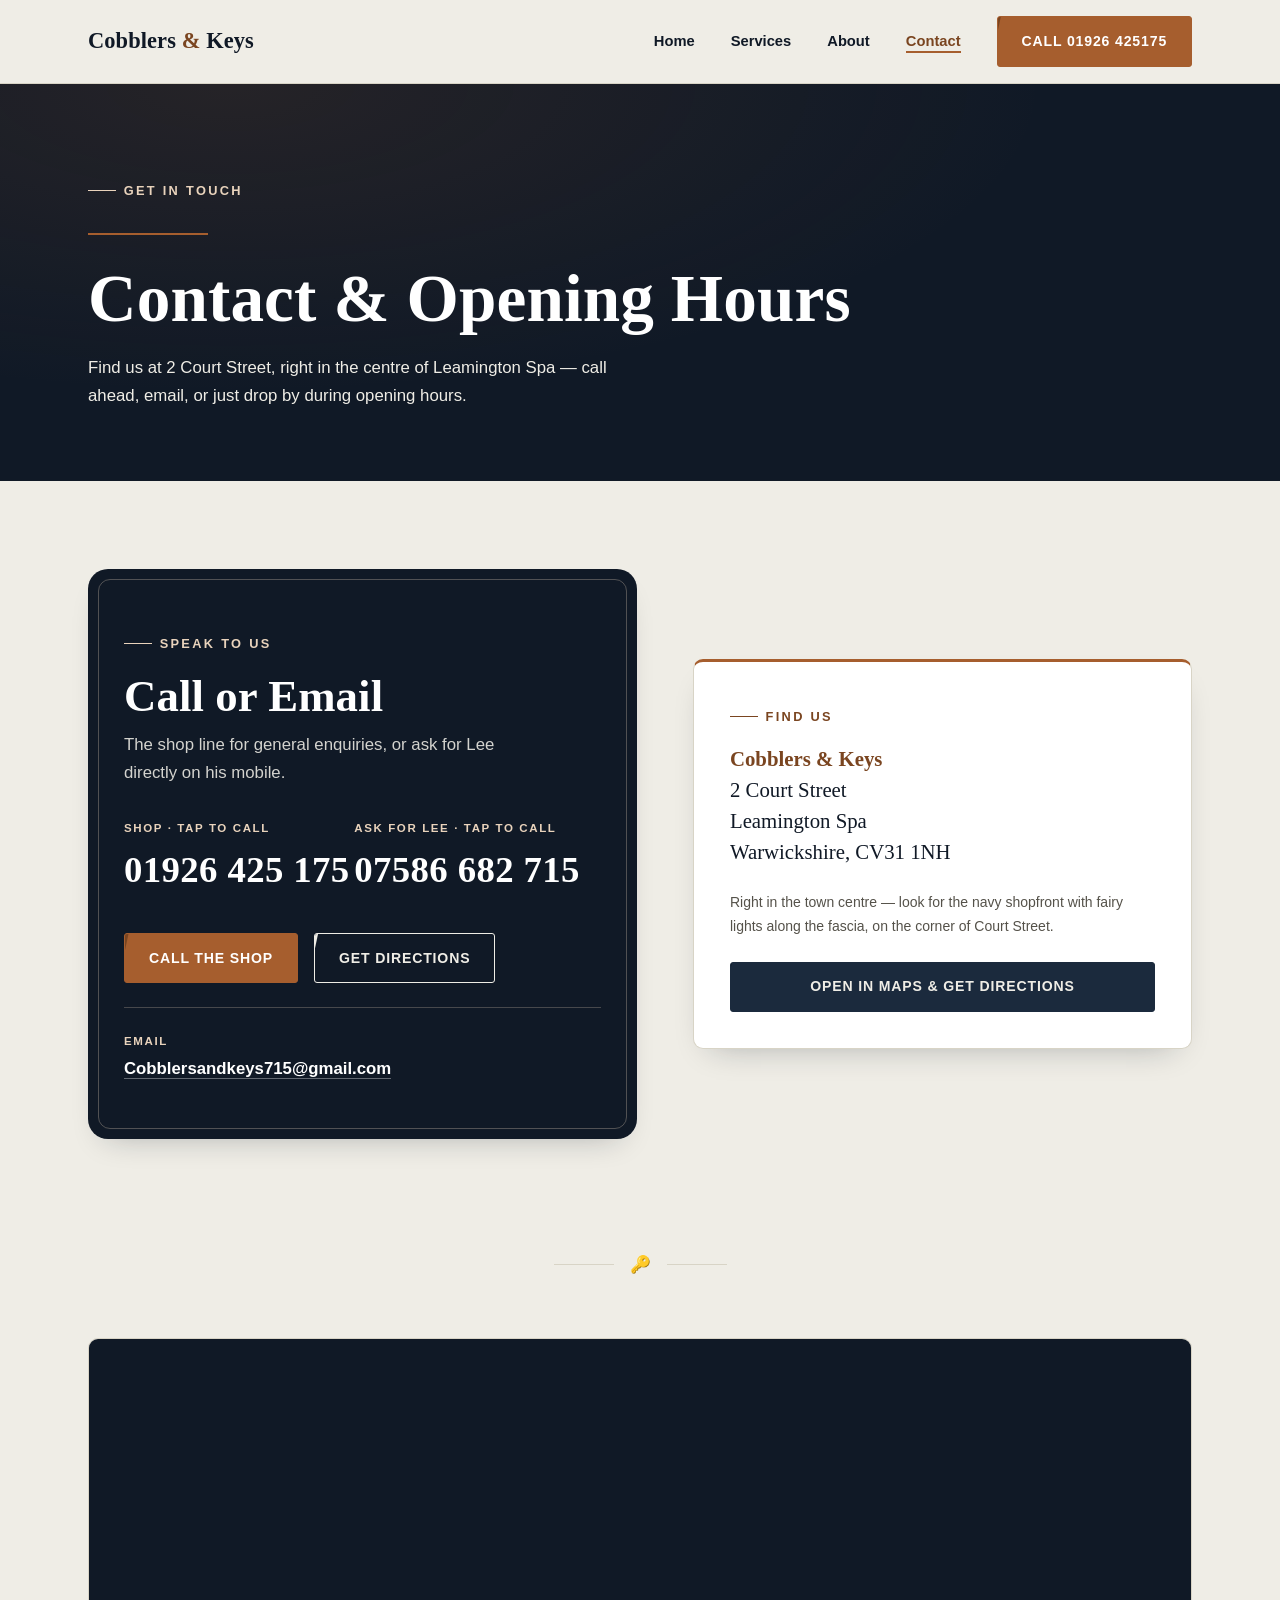
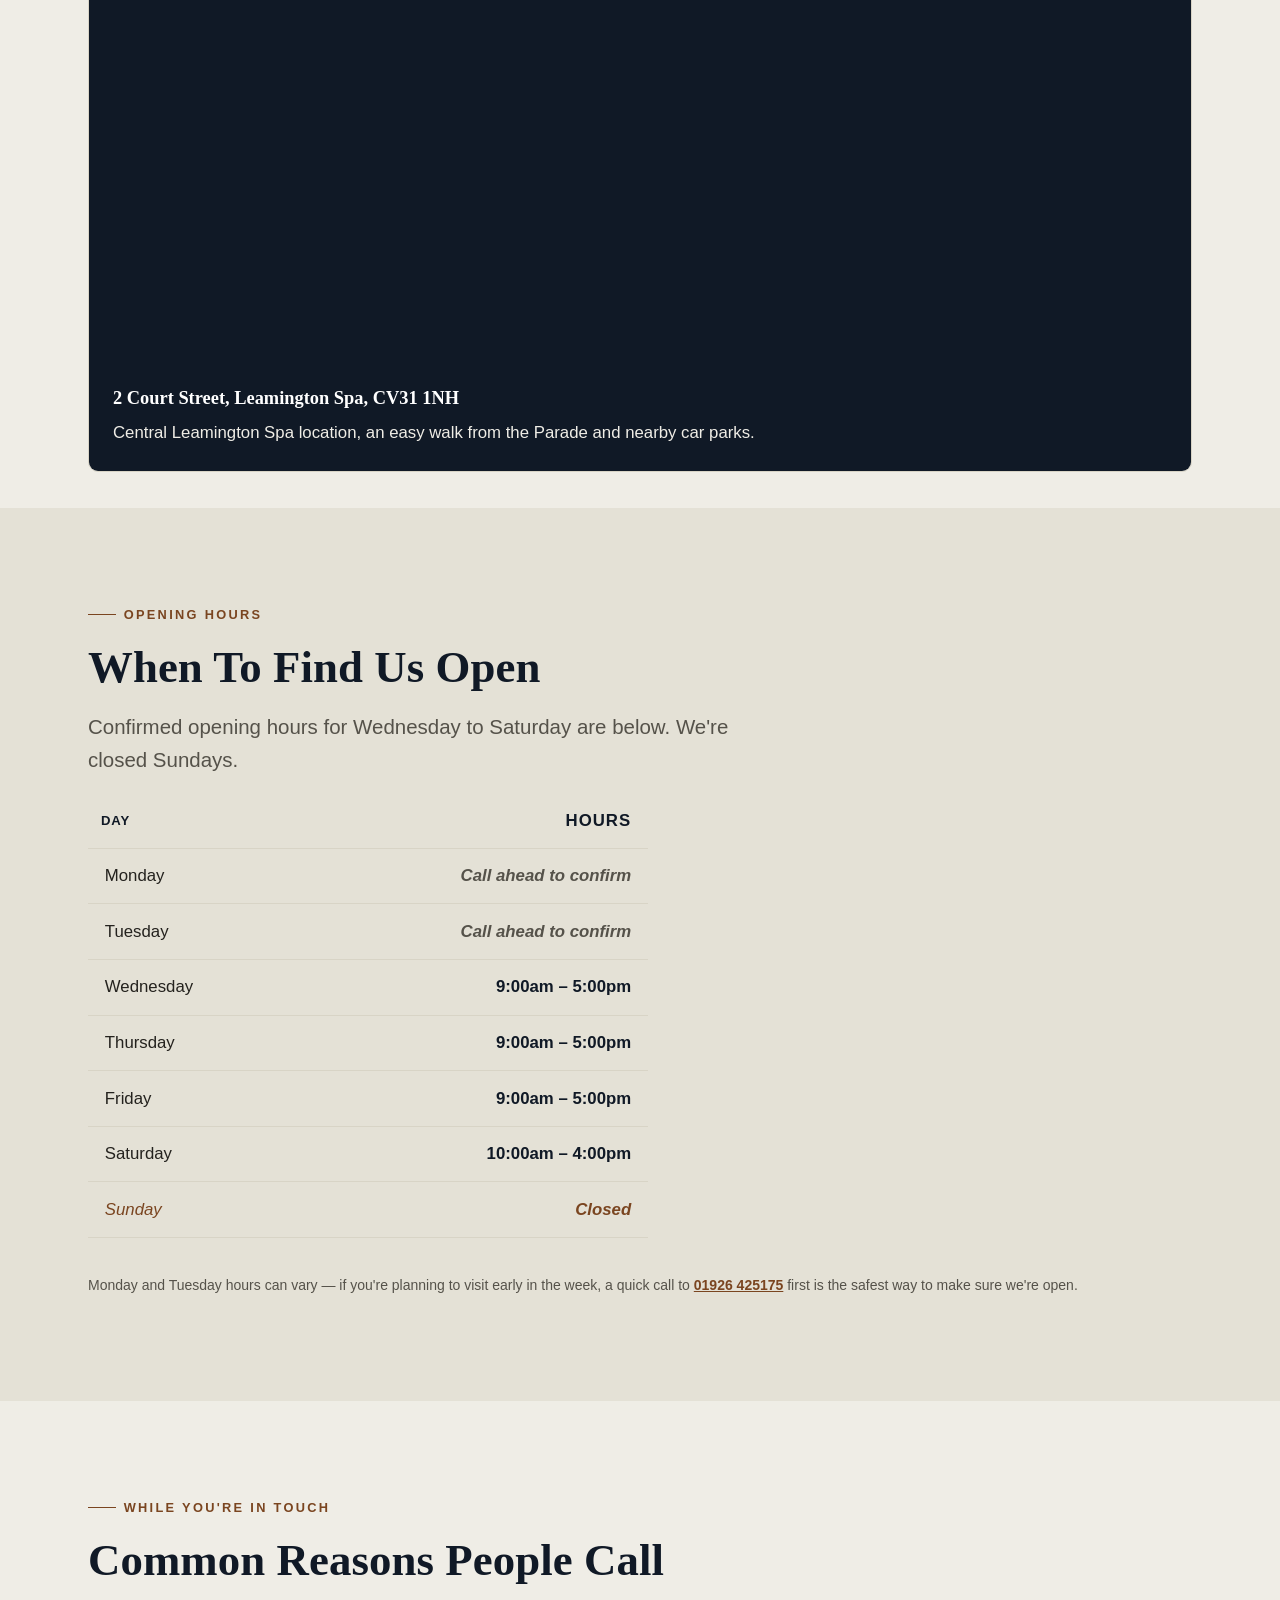
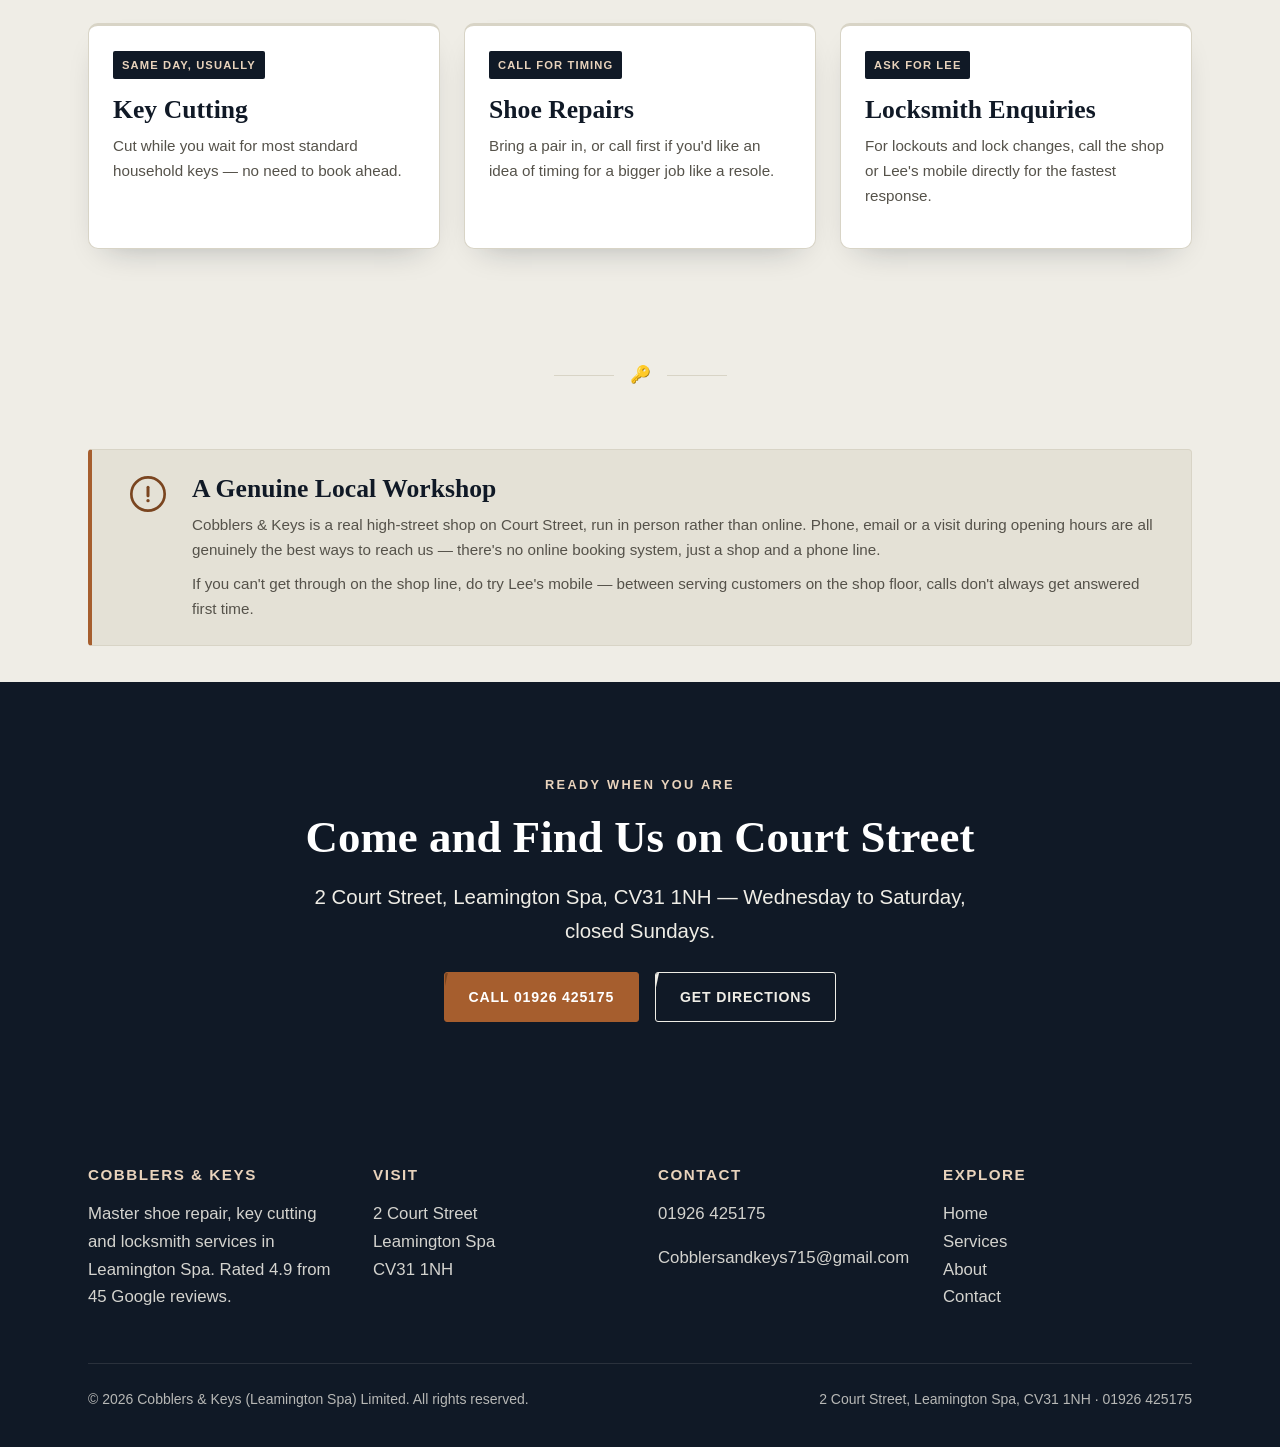
<file: contact.html>
<!DOCTYPE html>
<html lang="en-GB" class="no-js">
<head>
<meta charset="UTF-8">
<meta name="viewport" content="width=device-width, initial-scale=1.0">
<title>Contact &amp; Opening Hours | Cobblers &amp; Keys, Leamington Spa</title>
<meta name="description" content="Visit Cobblers &amp; Keys at 2 Court Street, Leamington Spa, CV31 1NH. Call 01926 425175, or ask for Lee on 07586 682715. Email Cobblersandkeys715@gmail.com. Open Wed–Sat.">
<link rel="icon" href="assets/img/favicon.svg" type="image/svg+xml">
<link rel="stylesheet" href="assets/css/tokens.css">
<link rel="stylesheet" href="assets/css/main.css">
<style>
  /* ---- Page-specific: Contact ---- */

  /* ---- Photo-free gradient treatment, matches services.html .page-header
     and about.html .story-hero — shopfront photo lives on index.html only ---- */
  .intro {
    position: relative;
    overflow: hidden;
    padding-block: var(--space-6) var(--space-5);
  }
  .intro::before {
    content: "";
    position: absolute;
    inset: 0;
    background:
      radial-gradient(ellipse at 18% 0%, rgba(166, 94, 46, 0.14), transparent 55%),
      var(--color-navy-deep);
    z-index: -1;
  }
  .intro__content {
    position: relative;
    z-index: 1;
    width: 100%;
  }
  .intro .eyebrow { color: var(--color-cognac-pale); }
  .intro h1 { color: var(--color-white); }
  .intro__lead {
    color: var(--color-paper);
    font-family: var(--font-sans);
    max-width: 56ch;
  }
  .intro__rule {
    height: 2px;
    width: 120px;
    background: var(--color-cognac);
    margin-block: var(--space-2) var(--space-3);
  }

  /* ---- Primary call block ---- */
  .call-block {
    display: grid;
    grid-template-columns: 1.1fr 1fr;
    gap: var(--space-5);
    align-items: center;
  }
  @media (max-width: 899px) {
    .call-block { grid-template-columns: 1fr; }
  }
  .call-card {
    background: var(--color-navy-deep);
    color: var(--color-paper);
    border-radius: var(--radius-lg);
    padding: var(--space-5) var(--space-4);
    box-shadow: var(--shadow-card);
    position: relative;
  }
  .call-card::before {
    content: "";
    position: absolute;
    inset: 10px;
    border: 1px solid rgba(233, 211, 188, 0.3);
    border-radius: calc(var(--radius-lg) - 8px);
    pointer-events: none;
  }
  .call-card .eyebrow { color: var(--color-cognac-pale); }
  .call-card h2 { color: var(--color-white); margin-bottom: var(--space-1); }
  .tel-link {
    display: inline-flex;
    flex-direction: column;
    align-items: flex-start;
    gap: 0.15em;
    text-decoration: none;
    margin-block: var(--space-2) var(--space-1);
  }
  .tel-link .tel-label {
    font-family: var(--font-sans);
    text-transform: uppercase;
    letter-spacing: 0.14em;
    font-size: 0.72rem;
    color: var(--color-cognac-pale);
    font-weight: 700;
  }
  .tel-link .tel-number {
    font-family: var(--font-display);
    font-size: clamp(1.7rem, 3.2vw, 2.3rem);
    color: var(--color-white);
    font-weight: 700;
    letter-spacing: 0.01em;
    transition: color var(--dur-fast) var(--ease-out);
  }
  .tel-link:hover .tel-number,
  .tel-link:focus-visible .tel-number { color: var(--color-cognac-pale); }
  .call-card__actions {
    display: flex;
    flex-wrap: wrap;
    gap: var(--space-2);
    margin-top: var(--space-3);
  }
  .call-card__note {
    margin-top: var(--space-3);
    font-family: var(--font-sans);
    font-size: var(--fs-small);
    color: var(--color-paper);
    opacity: 0.82;
    max-width: 46ch;
  }
  .call-card__email {
    font-family: var(--font-sans);
    margin-top: var(--space-3);
    padding-top: var(--space-3);
    border-top: 1px solid rgba(233, 211, 188, 0.25);
  }
  .call-card__email .email-label {
    display: block;
    text-transform: uppercase;
    letter-spacing: 0.14em;
    font-size: 0.72rem;
    color: var(--color-cognac-pale);
    font-weight: 700;
    margin-bottom: 0.3em;
  }
  .call-card__email a {
    color: var(--color-white);
    font-weight: 700;
    text-decoration: none;
    border-bottom: 1px solid rgba(255,255,255,0.35);
    word-break: break-all;
  }
  .call-card__email a:hover { border-color: var(--color-cognac-pale); color: var(--color-cognac-pale); }

  /* ---- Address block ---- */
  .address-card {
    background: var(--color-surface);
    border: 1px solid var(--color-line);
    border-top: 3px solid var(--color-cognac);
    border-radius: var(--radius-md);
    padding: var(--space-4);
    box-shadow: var(--shadow-card);
  }
  .address-card address {
    font-style: normal;
    font-family: var(--font-display);
    font-size: 1.3rem;
    line-height: 1.5;
    color: var(--color-navy-deep);
    margin-bottom: var(--space-3);
  }
  .address-card address .shop-name { font-weight: 700; color: var(--color-cognac-deep); }
  .address-meta {
    font-family: var(--font-sans);
    font-size: var(--fs-small);
    color: var(--color-text-soft);
    margin-bottom: var(--space-3);
  }
  .address-card .btn { width: 100%; justify-content: center; }

  /* ---- Opening hours table ---- */
  .hours-table td:last-child, .hours-table th:last-child {
    font-family: var(--font-sans);
    font-size: var(--fs-body);
    color: var(--color-navy-deep);
    font-weight: 700;
    text-align: right;
  }
  .hours-table tr.is-closed td { color: var(--color-cognac-deep); font-style: italic; }
  .hours-table tr.is-unconfirmed td:last-child { color: var(--color-text-soft); font-weight: 600; font-style: italic; }

  /* ---- Quick-reference services strip ---- */
  .service-strip {
    display: grid;
    grid-template-columns: repeat(3, 1fr);
    gap: var(--space-3);
  }
  @media (max-width: 899px) {
    .service-strip { grid-template-columns: 1fr; }
  }
  .service-strip .card h3 { margin-bottom: var(--space-1); }
  .service-strip .card p { font-family: var(--font-sans); font-size: 0.95rem; color: var(--color-text-soft); }

  /* ---- Notice ---- */
  .notice {
    display: grid;
    grid-template-columns: auto 1fr;
    gap: var(--space-3);
    align-items: start;
    background: var(--color-paper-dim);
    border: 1px solid var(--color-line);
    border-left: 4px solid var(--color-cognac);
    border-radius: var(--radius-sm);
    padding: var(--space-3) var(--space-4);
  }
  @media (max-width: 639px) {
    .notice { grid-template-columns: 1fr; }
  }
  .notice__icon {
    width: 40px;
    height: 40px;
    flex-shrink: 0;
    color: var(--color-cognac-deep);
  }
  .notice h3 { margin-bottom: 0.3em; }
  .notice p { font-family: var(--font-sans); font-size: 0.95rem; color: var(--color-text-soft); margin-bottom: 0; }
  .notice p + p { margin-top: 0.6em; }

  /* ---- Map card ---- */
  .map-card {
    border-radius: var(--radius-md);
    overflow: hidden;
    border: 1px solid var(--color-line);
  }
  .map-card__frame {
    position: relative;
    aspect-ratio: 16 / 9;
    background: var(--color-navy-deep);
  }
  .map-card__frame iframe {
    position: absolute;
    inset: 0;
    width: 100%;
    height: 100%;
    border: 0;
  }
  .map-card__content {
    padding: var(--space-3);
    background: var(--color-navy-deep);
    color: var(--color-paper);
    font-family: var(--font-sans);
  }
  .map-card__content strong { display: block; color: var(--color-white); font-family: var(--font-display); font-size: 1.15rem; margin-bottom: 0.3em; }
</style>
</head>
<body>
<a class="skip-link" href="#main">Skip to content</a>

<div class="scroll-progress" aria-hidden="true"><div class="scroll-progress__fill"></div></div>

<header class="site-header">
  <div class="container nav">
    <a class="nav__brand" href="index.html">
      <span class="nav__brand-mark">Cobblers <span>&amp;</span> Keys</span>
    </a>
    <button class="nav__toggle" aria-expanded="false" aria-controls="primary-nav" aria-label="Toggle menu">
      <span class="nav__toggle-icon"></span>
    </button>
    <ul class="nav__menu" id="primary-nav" data-open="false">
      <li><a href="index.html">Home</a></li>
      <li><a href="services.html">Services</a></li>
      <li><a href="about.html">About</a></li>
      <li><a href="contact.html" aria-current="page">Contact</a></li>
      <li><a class="btn btn--cognac" href="tel:01926425175">Call 01926 425175</a></li>
    </ul>
  </div>
</header>

<main id="main">

  <!-- Intro banner -->
  <section class="intro">
    <div class="intro__content container">
      <p class="eyebrow" data-reveal="up" data-reveal-delay="1">Get In Touch</p>
      <div class="intro__rule" data-reveal="up" data-reveal-delay="1"></div>
      <h1 data-reveal="up" data-reveal-delay="2">Contact &amp; Opening Hours</h1>
      <p class="intro__lead" data-reveal="up" data-reveal-delay="3">
        Find us at 2 Court Street, right in the centre of Leamington Spa — call ahead, email, or
        just drop by during opening hours.
      </p>
    </div>
  </section>

  <!-- Primary CTA: phone + address -->
  <section class="section">
    <div class="container">
      <div class="call-block">

        <div class="call-card" data-reveal="left">
          <p class="eyebrow">Speak To Us</p>
          <h2>Call or Email</h2>
          <p style="font-family: var(--font-sans); opacity: 0.88; max-width: 42ch;">
            The shop line for general enquiries, or ask for Lee directly on his mobile.
          </p>
          <a class="tel-link" href="tel:01926425175">
            <span class="tel-label">Shop &middot; tap to call</span>
            <span class="tel-number">01926 425 175</span>
          </a>
          <a class="tel-link" href="tel:07586682715">
            <span class="tel-label">Ask for Lee &middot; tap to call</span>
            <span class="tel-number">07586 682 715</span>
          </a>
          <div class="call-card__actions">
            <a class="btn btn--cognac" href="tel:01926425175">Call the Shop</a>
            <a class="btn btn--on-dark" href="https://www.google.com/maps/search/?api=1&query=2+Court+Street+Leamington+Spa+CV31+1NH" target="_blank" rel="noopener">Get Directions</a>
          </div>
          <div class="call-card__email">
            <span class="email-label">Email</span>
            <a href="mailto:Cobblersandkeys715@gmail.com">Cobblersandkeys715@gmail.com</a>
          </div>
        </div>

        <div class="address-card" data-reveal="right">
          <p class="eyebrow">Find Us</p>
          <address>
            <span class="shop-name">Cobblers &amp; Keys</span><br>
            2 Court Street<br>
            Leamington Spa<br>
            Warwickshire, CV31 1NH
          </address>
          <p class="address-meta">
            Right in the town centre — look for the navy shopfront with fairy lights along the
            fascia, on the corner of Court Street.
          </p>
          <a class="btn btn--primary" href="https://www.google.com/maps/search/?api=1&query=2+Court+Street+Leamington+Spa+CV31+1NH" target="_blank" rel="noopener">
            Open in Maps &amp; Get Directions
          </a>
        </div>

      </div>
    </div>
  </section>

  <div class="container"><div class="ornament" aria-hidden="true">&#128273;</div></div>

  <!-- Map -->
  <section class="section section--tight">
    <div class="container">
      <div class="map-card" data-reveal="scale">
        <div class="map-card__frame">
          <iframe
            src="https://www.openstreetmap.org/export/embed.html?bbox=-1.5384%2C52.2870%2C-1.5304%2C52.2910&amp;layer=mapnik&amp;marker=52.2890%2C-1.5344"
            title="Map showing Cobblers &amp; Keys at 2 Court Street, Leamington Spa"
            loading="lazy"
            referrerpolicy="no-referrer-when-downgrade"></iframe>
        </div>
        <div class="map-card__content">
          <strong>2 Court Street, Leamington Spa, CV31 1NH</strong>
          Central Leamington Spa location, an easy walk from the Parade and nearby car parks.
        </div>
      </div>
    </div>
  </section>

  <!-- Opening hours -->
  <section class="section section--paper-dim">
    <div class="container">
      <p class="eyebrow" data-reveal="up">Opening Hours</p>
      <h2 data-reveal="up" data-reveal-delay="1">When To Find Us Open</h2>
      <p class="lead" data-reveal="up" data-reveal-delay="2">
        Confirmed opening hours for Wednesday to Saturday are below. We're closed Sundays.
      </p>

      <div style="max-width: 560px;" data-reveal="up" data-reveal-delay="3">
        <table class="price-table hours-table">
          <thead>
            <tr><th scope="col">Day</th><th scope="col">Hours</th></tr>
          </thead>
          <tbody>
            <tr class="is-unconfirmed"><td>Monday</td><td>Call ahead to confirm</td></tr>
            <tr class="is-unconfirmed"><td>Tuesday</td><td>Call ahead to confirm</td></tr>
            <tr><td>Wednesday</td><td>9:00am &ndash; 5:00pm</td></tr>
            <tr><td>Thursday</td><td>9:00am &ndash; 5:00pm</td></tr>
            <tr><td>Friday</td><td>9:00am &ndash; 5:00pm</td></tr>
            <tr><td>Saturday</td><td>10:00am &ndash; 4:00pm</td></tr>
            <tr class="is-closed"><td>Sunday</td><td>Closed</td></tr>
          </tbody>
        </table>
      </div>
      <p style="font-family: var(--font-sans); font-size: var(--fs-small); color: var(--color-text-soft);" data-reveal="up" data-reveal-delay="4">
        Monday and Tuesday hours can vary — if you're planning to visit early in the week, a quick
        call to <a href="tel:01926425175" style="color: var(--color-cognac-deep); font-weight: 600;">01926 425175</a>
        first is the safest way to make sure we're open.
      </p>
    </div>
  </section>

  <!-- Quick-reference services -->
  <section class="section">
    <div class="container">
      <p class="eyebrow" data-reveal="up">While You're In Touch</p>
      <h2 data-reveal="up" data-reveal-delay="1">Common Reasons People Call</h2>

      <div class="service-strip" style="margin-top: var(--space-4);">
        <div class="card" data-reveal="up" data-reveal-delay="1">
          <span class="label-tag">Same Day, Usually</span>
          <h3 style="margin-top: var(--space-2);">Key Cutting</h3>
          <p>Cut while you wait for most standard household keys — no need to book ahead.</p>
        </div>
        <div class="card" data-reveal="up" data-reveal-delay="2">
          <span class="label-tag">Call for Timing</span>
          <h3 style="margin-top: var(--space-2);">Shoe Repairs</h3>
          <p>Bring a pair in, or call first if you'd like an idea of timing for a bigger job like a resole.</p>
        </div>
        <div class="card" data-reveal="up" data-reveal-delay="3">
          <span class="label-tag">Ask for Lee</span>
          <h3 style="margin-top: var(--space-2);">Locksmith Enquiries</h3>
          <p>For lockouts and lock changes, call the shop or Lee's mobile directly for the fastest response.</p>
        </div>
      </div>
    </div>
  </section>

  <div class="container"><div class="ornament" aria-hidden="true">&#128273;</div></div>

  <!-- Honest note -->
  <section class="section section--tight">
    <div class="container">
      <div class="notice" data-reveal="up">
        <svg class="notice__icon" viewBox="0 0 24 24" fill="none" aria-hidden="true">
          <circle cx="12" cy="12" r="10" stroke="currentColor" stroke-width="1.6"/>
          <path d="M12 8v5" stroke="currentColor" stroke-width="1.8" stroke-linecap="round"/>
          <circle cx="12" cy="16" r="1" fill="currentColor"/>
        </svg>
        <div>
          <h3>A Genuine Local Workshop</h3>
          <p>
            Cobblers &amp; Keys is a real high-street shop on Court Street, run in person rather than
            online. Phone, email or a visit during opening hours are all genuinely the best ways to
            reach us — there's no online booking system, just a shop and a phone line.
          </p>
          <p>
            If you can't get through on the shop line, do try Lee's mobile — between serving
            customers on the shop floor, calls don't always get answered first time.
          </p>
        </div>
      </div>
    </div>
  </section>

  <!-- Final CTA -->
  <section class="section section--deep">
    <div class="container text-center" data-reveal="up">
      <p class="eyebrow eyebrow--on-dark" style="justify-content: center;">Ready When You Are</p>
      <h2>Come and Find Us on Court Street</h2>
      <p class="lead" style="margin-inline: auto; color: var(--color-paper);" data-reveal="up" data-reveal-delay="1">
        2 Court Street, Leamington Spa, CV31 1NH &mdash; Wednesday to Saturday, closed Sundays.
      </p>
      <div class="call-card__actions" style="justify-content: center; margin-top: var(--space-3);" data-reveal="up" data-reveal-delay="2">
        <a class="btn btn--cognac" href="tel:01926425175">Call 01926 425175</a>
        <a class="btn btn--on-dark" href="https://www.google.com/maps/search/?api=1&query=2+Court+Street+Leamington+Spa+CV31+1NH" target="_blank" rel="noopener">Get Directions</a>
      </div>
    </div>
  </section>

</main>

<footer class="site-footer">
  <div class="container">
    <div class="footer-grid">
      <div>
        <h3>Cobblers &amp; Keys</h3>
        <p>Master shoe repair, key cutting and locksmith services in Leamington Spa. Rated 4.9 from 45 Google reviews.</p>
      </div>
      <div>
        <h3>Visit</h3>
        <address style="font-style: normal;">2 Court Street<br>Leamington Spa<br>CV31 1NH</address>
      </div>
      <div>
        <h3>Contact</h3>
        <p><a href="tel:01926425175">01926 425175</a></p>
        <p><a href="mailto:Cobblersandkeys715@gmail.com">Cobblersandkeys715@gmail.com</a></p>
      </div>
      <div>
        <h3>Explore</h3>
        <p>
          <a href="index.html">Home</a><br>
          <a href="services.html">Services</a><br>
          <a href="about.html">About</a><br>
          <a href="contact.html">Contact</a>
        </p>
      </div>
    </div>
    <div class="footer-bottom">
      <span>&copy; 2026 Cobblers &amp; Keys (Leamington Spa) Limited. All rights reserved.</span>
      <span>2 Court Street, Leamington Spa, CV31 1NH &middot; 01926 425175</span>
    </div>
  </div>
</footer>

<script src="assets/js/main.js"></script>
</body>
</html>
</file>
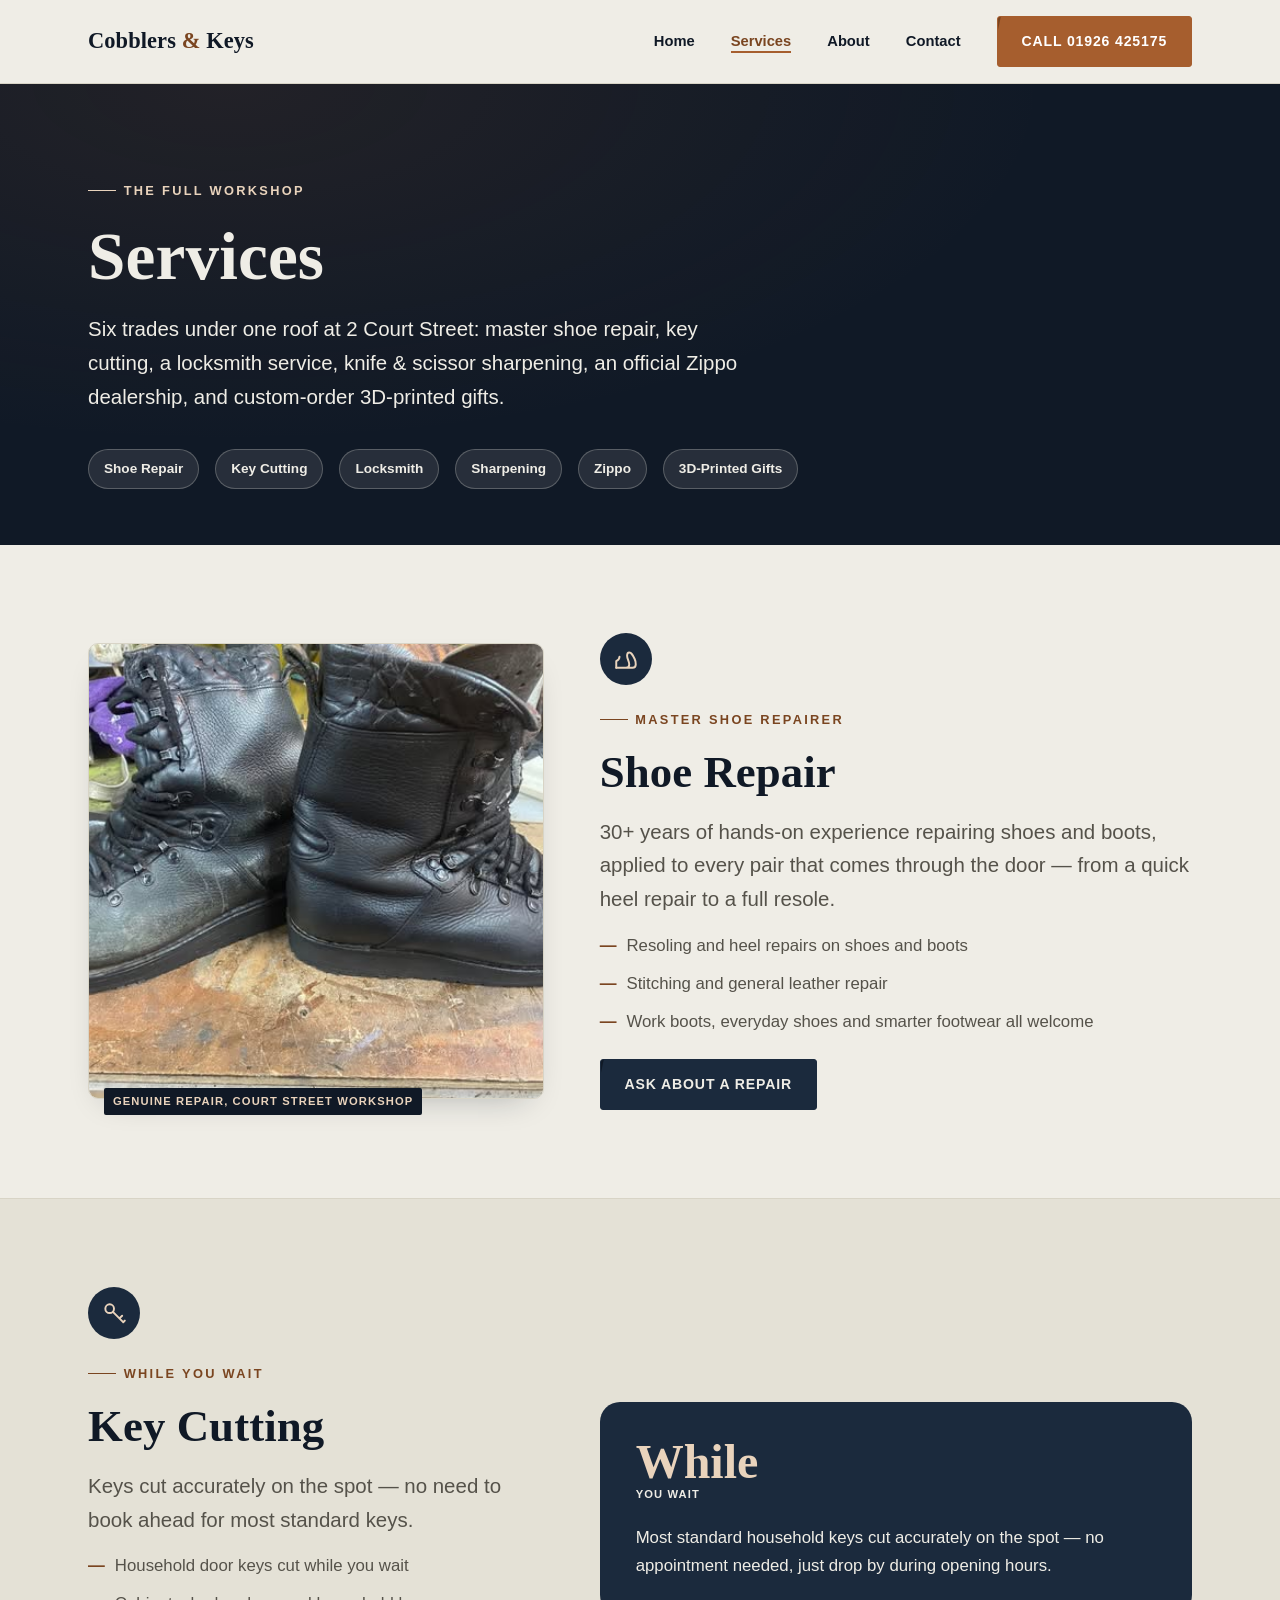
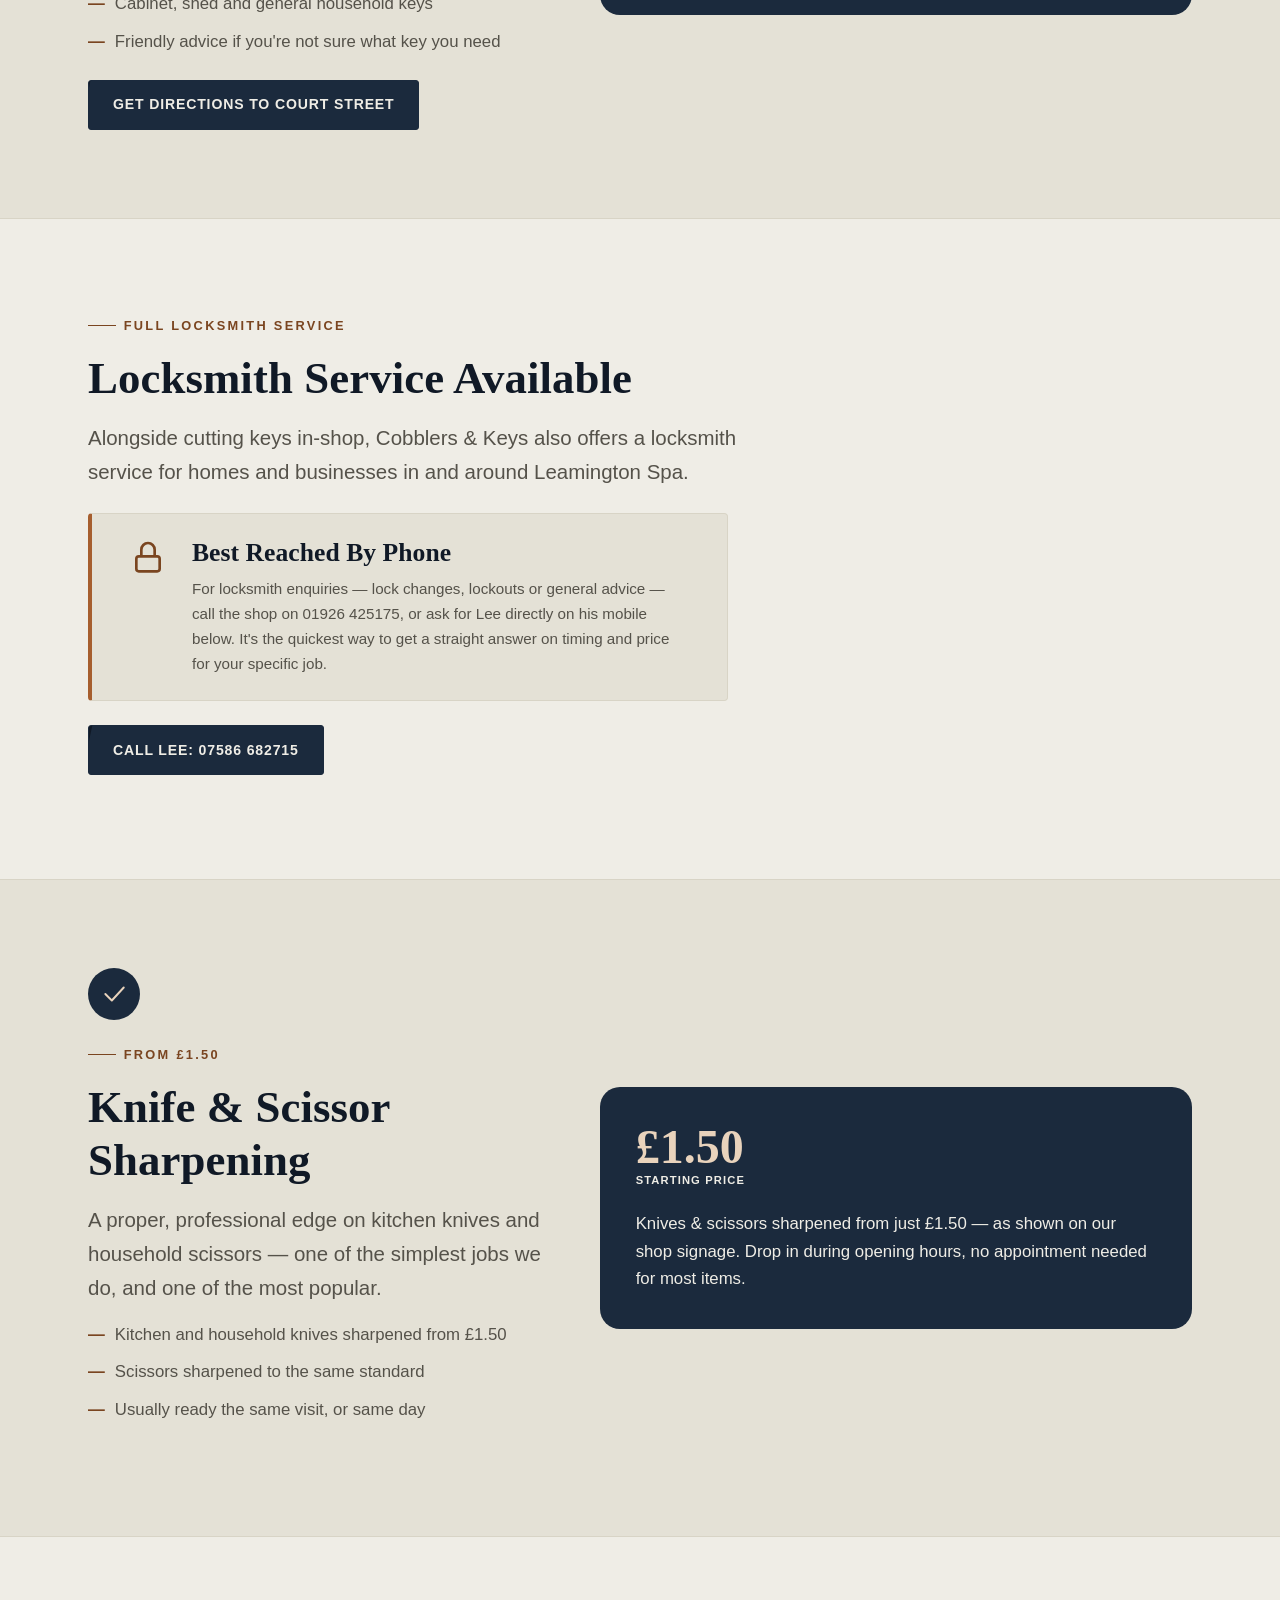
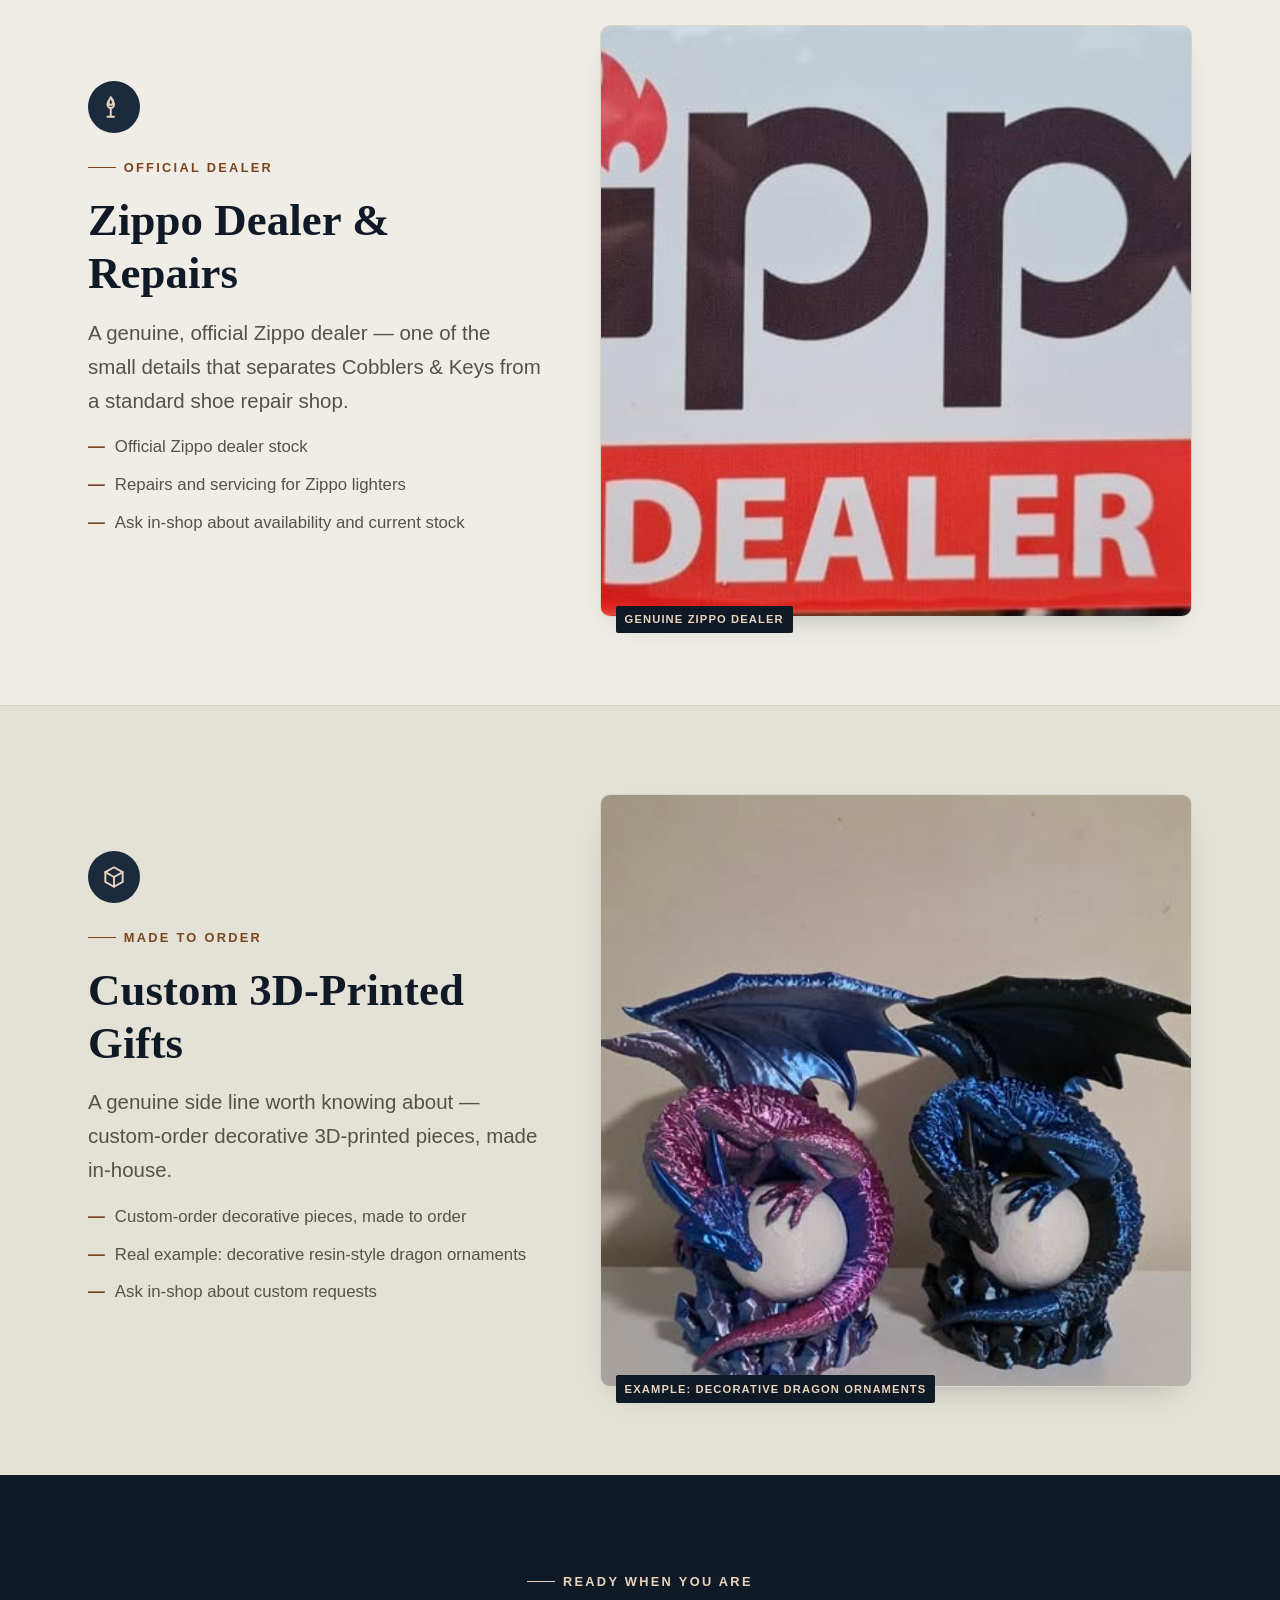
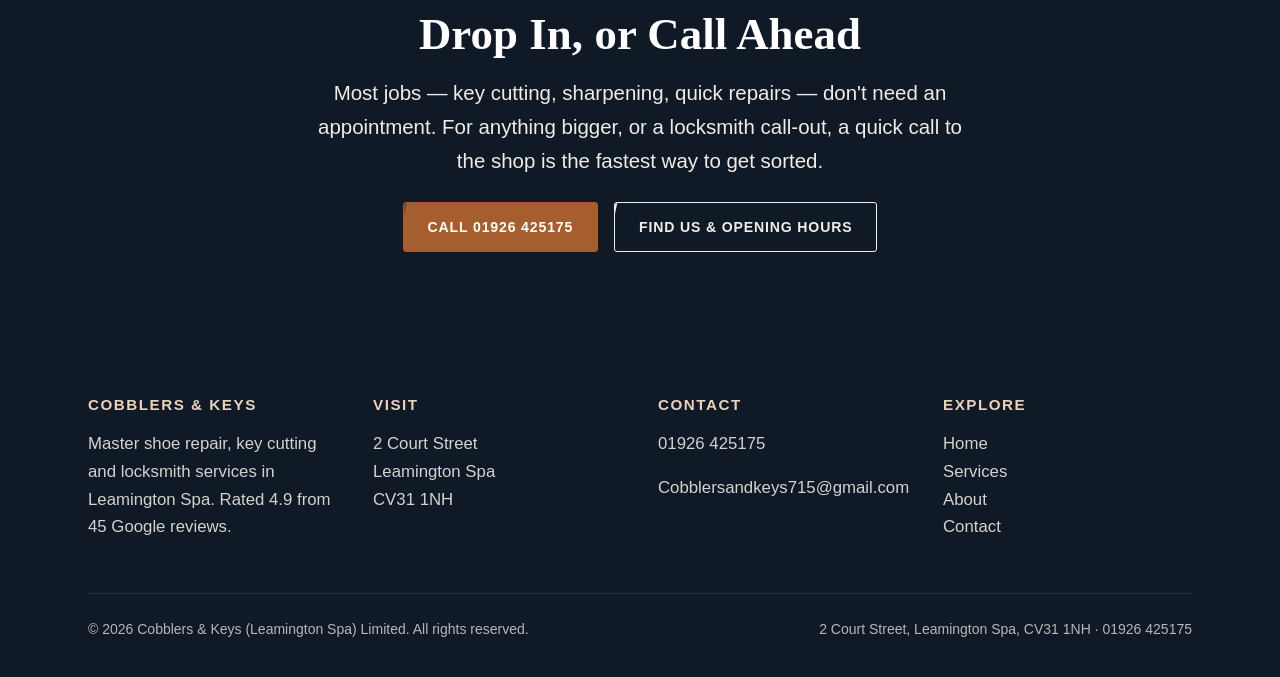
<file: services.html>
<!DOCTYPE html>
<html lang="en-GB" class="no-js">
<head>
<meta charset="UTF-8">
<meta name="viewport" content="width=device-width, initial-scale=1.0">
<title>Services | Cobblers &amp; Keys, Leamington Spa</title>
<meta name="description" content="Shoe repair, key cutting, locksmith service, knife &amp; scissor sharpening from £1.50, Zippo dealer &amp; repairs, and custom 3D-printed gifts — all at Cobblers &amp; Keys, 2 Court Street, Leamington Spa.">
<link rel="icon" href="assets/img/favicon.svg" type="image/svg+xml">
<link rel="stylesheet" href="assets/css/tokens.css">
<link rel="stylesheet" href="assets/css/main.css">
<style>
  /* ---- Page-specific: Services ---- */

  .page-header {
    position: relative;
    padding-block: var(--space-6) var(--space-5);
    overflow: hidden;
  }
  .page-header::before {
    content: "";
    position: absolute;
    inset: 0;
    background:
      radial-gradient(ellipse at 18% 0%, rgba(166, 94, 46, 0.12), transparent 55%),
      var(--color-navy-deep);
    z-index: -1;
  }
  .page-header .eyebrow { color: var(--color-cognac-pale); }
  .page-header h1, .page-header .lead { color: var(--color-paper); }

  /* ---- Service section anchors ---- */
  .service-block {
    scroll-margin-top: 90px;
  }
  .service-block + .service-block {
    border-top: 1px solid var(--color-line);
  }
  .service-layout {
    display: grid;
    grid-template-columns: 1fr 1.3fr;
    gap: var(--space-5);
    align-items: center;
  }
  .service-layout--reverse .service-layout__media { order: 2; }
  @media (max-width: 899px) {
    .service-layout, .service-layout--reverse .service-layout__media { grid-template-columns: 1fr; order: initial; }
    .service-layout { grid-template-columns: 1fr; }
  }
  .service-layout__media img {
    width: 100%;
    height: auto;
    border-radius: var(--radius-md);
    box-shadow: var(--shadow-card);
    border: 1px solid var(--color-line);
  }
  .service-layout__media {
    position: relative;
  }
  .service-layout__media .label-tag {
    position: absolute;
    left: var(--space-2);
    bottom: calc(-1 * var(--space-2));
  }
  .service-icon {
    width: 52px;
    height: 52px;
    border-radius: 50%;
    background: var(--color-navy);
    color: var(--color-cognac-pale);
    display: flex;
    align-items: center;
    justify-content: center;
    margin-bottom: var(--space-2);
  }
  .service-icon svg { width: 26px; height: 26px; }

  /* ---- Feature list ---- */
  .feature-list {
    list-style: none;
    padding: 0;
    margin: var(--space-2) 0 var(--space-3);
    font-family: var(--font-sans);
    display: grid;
    gap: 0.6em;
  }
  .feature-list li {
    display: flex;
    align-items: baseline;
    gap: 0.6em;
    color: var(--color-text-soft);
  }
  .feature-list li::before {
    content: "—";
    color: var(--color-cognac-deep);
    font-weight: 700;
    flex-shrink: 0;
  }

  /* ---- Sharpening price card ---- */
  .price-callout {
    background: var(--color-navy);
    color: var(--color-paper);
    border-radius: var(--radius-lg);
    padding: var(--space-4);
    display: flex;
    align-items: center;
    gap: var(--space-3);
    flex-wrap: wrap;
  }
  .price-callout__figure {
    font-family: var(--font-display);
    font-size: clamp(2.2rem, 4vw, 3rem);
    color: var(--color-cognac-pale);
    font-weight: 700;
    line-height: 1;
    white-space: nowrap;
  }
  .price-callout__figure span {
    display: block;
    font-family: var(--font-sans);
    text-transform: uppercase;
    letter-spacing: 0.1em;
    font-size: 0.7rem;
    color: var(--color-paper);
    font-weight: 600;
    margin-top: 0.3em;
  }
  .price-callout p { margin: 0; color: var(--color-paper); }

  /* ---- Locksmith call-out box ---- */
  .notice {
    display: grid;
    grid-template-columns: auto 1fr;
    gap: var(--space-3);
    align-items: start;
    background: var(--color-paper-dim);
    border: 1px solid var(--color-line);
    border-left: 4px solid var(--color-cognac);
    border-radius: var(--radius-sm);
    padding: var(--space-3) var(--space-4);
  }
  @media (max-width: 639px) {
    .notice { grid-template-columns: 1fr; }
  }
  .notice__icon {
    width: 40px;
    height: 40px;
    flex-shrink: 0;
    color: var(--color-cognac-deep);
  }
  .notice h3 { margin-bottom: 0.3em; }
  .notice p { font-family: var(--font-sans); font-size: 0.95rem; color: var(--color-text-soft); margin-bottom: 0; }

  /* ---- CTA band ---- */
  .cta-band { text-align: center; }
  .cta-band .btn-row {
    display: flex;
    gap: var(--space-2);
    justify-content: center;
    flex-wrap: wrap;
    margin-top: var(--space-3);
  }

  /* ---- Quick jump nav ---- */
  .jump-nav {
    display: flex;
    flex-wrap: wrap;
    gap: var(--space-2);
    margin-top: var(--space-4);
  }
  .jump-nav a {
    font-family: var(--font-sans);
    font-size: 0.85rem;
    font-weight: 600;
    text-decoration: none;
    color: var(--color-paper);
    background: rgba(239, 237, 230, 0.1);
    border: 1px solid rgba(239, 237, 230, 0.25);
    padding: 0.55em 1.1em;
    border-radius: 999px;
    transition: background var(--dur-fast) var(--ease-out), border-color var(--dur-fast) var(--ease-out);
  }
  .jump-nav a:hover, .jump-nav a:focus-visible {
    background: var(--color-cognac);
    border-color: var(--color-cognac);
  }
</style>
</head>
<body>
<a class="skip-link" href="#main">Skip to main content</a>

<div class="scroll-progress" aria-hidden="true"><div class="scroll-progress__fill"></div></div>

<header class="site-header">
  <div class="container nav">
    <a class="nav__brand" href="index.html">
      <span class="nav__brand-mark">Cobblers <span>&amp;</span> Keys</span>
    </a>
    <button class="nav__toggle" aria-expanded="false" aria-controls="primary-nav" aria-label="Toggle menu">
      <span class="nav__toggle-icon"></span>
    </button>
    <ul class="nav__menu" id="primary-nav" data-open="false">
      <li><a href="index.html">Home</a></li>
      <li><a href="services.html" aria-current="page">Services</a></li>
      <li><a href="about.html">About</a></li>
      <li><a href="contact.html">Contact</a></li>
      <li><a class="btn btn--cognac" href="tel:01926425175">Call 01926 425175</a></li>
    </ul>
  </div>
</header>

<main id="main">

  <!-- ============ PAGE HEADER ============ -->
  <section class="page-header">
    <div class="container">
      <p class="eyebrow">The Full Workshop</p>
      <h1 data-reveal="up" data-reveal-delay="1">Services</h1>
      <p class="lead" data-reveal="up" data-reveal-delay="2">
        Six trades under one roof at 2 Court Street: master shoe repair, key cutting, a locksmith
        service, knife &amp; scissor sharpening, an official Zippo dealership, and custom-order
        3D-printed gifts.
      </p>
      <nav class="jump-nav" aria-label="Jump to a service" data-reveal="up" data-reveal-delay="3">
        <a href="#shoe-repair">Shoe Repair</a>
        <a href="#key-cutting">Key Cutting</a>
        <a href="#locksmith">Locksmith</a>
        <a href="#sharpening">Sharpening</a>
        <a href="#zippo">Zippo</a>
        <a href="#3d-printing">3D-Printed Gifts</a>
      </nav>
    </div>
  </section>

  <!-- ============ SHOE REPAIR ============ -->
  <section class="section service-block" id="shoe-repair">
    <div class="container">
      <div class="service-layout" data-reveal="up">
        <div class="service-layout__media">
          <img
            src="assets/img/facebook/repaired-boots.jpg"
            alt="A pair of black leather boots freshly resoled and repaired at Cobblers &amp; Keys, shown on the workshop bench"
            width="414" height="414" loading="eager">
          <span class="label-tag">Genuine repair, Court Street workshop</span>
        </div>
        <div>
          <div class="service-icon" aria-hidden="true">
            <svg viewBox="0 0 24 24" fill="none" stroke="currentColor" stroke-width="1.8" stroke-linecap="round" stroke-linejoin="round"><path d="M3 20h9c2 0 3-1 3-3 0-3-2-5-2-8 0-2 1-3 2-3 2 0 3 2 5 6 1 2 1 4 1 5 0 2-1 3-3 3H8"/><path d="M3 20v-6c2-1 3-2 3-4"/></svg>
          </div>
          <p class="eyebrow">Master Shoe Repairer</p>
          <h2>Shoe Repair</h2>
          <p class="lead">
            30+ years of hands-on experience repairing shoes and boots, applied to every pair that
            comes through the door — from a quick heel repair to a full resole.
          </p>
          <ul class="feature-list">
            <li>Resoling and heel repairs on shoes and boots</li>
            <li>Stitching and general leather repair</li>
            <li>Work boots, everyday shoes and smarter footwear all welcome</li>
          </ul>
          <p style="margin-bottom: 0;">
            <a class="btn btn--primary" href="contact.html">Ask About a Repair</a>
          </p>
        </div>
      </div>
    </div>
  </section>

  <!-- ============ KEY CUTTING ============ -->
  <section class="section service-block section--paper-dim" id="key-cutting">
    <div class="container">
      <div class="service-layout service-layout--reverse" data-reveal="up">
        <div class="service-layout__media">
          <div class="price-callout">
            <div class="price-callout__figure">While<span>You Wait</span></div>
            <p>
              Most standard household keys cut accurately on the spot — no appointment needed,
              just drop by during opening hours.
            </p>
          </div>
        </div>
        <div>
          <div class="service-icon" aria-hidden="true">
            <svg viewBox="0 0 24 24" fill="none" stroke="currentColor" stroke-width="1.8" stroke-linecap="round" stroke-linejoin="round"><circle cx="8" cy="8" r="4"/><path d="M11 11l9 9M17 17l2.5-2.5M20.5 20.5l1.5-1.5"/></svg>
          </div>
          <p class="eyebrow">While You Wait</p>
          <h2>Key Cutting</h2>
          <p class="lead">
            Keys cut accurately on the spot — no need to book ahead for most standard keys.
          </p>
          <ul class="feature-list">
            <li>Household door keys cut while you wait</li>
            <li>Cabinet, shed and general household keys</li>
            <li>Friendly advice if you're not sure what key you need</li>
          </ul>
          <p style="margin-bottom: 0;">
            <a class="btn btn--primary" href="contact.html">Get Directions to Court Street</a>
          </p>
        </div>
      </div>
    </div>
  </section>

  <!-- ============ LOCKSMITH ============ -->
  <section class="section service-block" id="locksmith">
    <div class="container">
      <p class="eyebrow" data-reveal="up">Full Locksmith Service</p>
      <h2 data-reveal="up" data-reveal-delay="1">Locksmith Service Available</h2>
      <p class="lead" data-reveal="up" data-reveal-delay="2">
        Alongside cutting keys in-shop, Cobblers &amp; Keys also offers a locksmith service for
        homes and businesses in and around Leamington Spa.
      </p>
      <div style="max-width: 640px; margin-top: var(--space-3);" data-reveal="up" data-reveal-delay="3">
        <div class="notice">
          <svg class="notice__icon" viewBox="0 0 24 24" fill="none" aria-hidden="true">
            <rect x="5" y="11" width="14" height="9" rx="1.5" stroke="currentColor" stroke-width="1.6"/>
            <path d="M8 11V7a4 4 0 0 1 8 0v4" stroke="currentColor" stroke-width="1.6"/>
          </svg>
          <div>
            <h3>Best Reached By Phone</h3>
            <p>
              For locksmith enquiries — lock changes, lockouts or general advice — call the shop on
              01926&nbsp;425175, or ask for Lee directly on his mobile below. It's the quickest way
              to get a straight answer on timing and price for your specific job.
            </p>
          </div>
        </div>
      </div>
      <p style="margin-top: var(--space-3);" data-reveal="up" data-reveal-delay="4">
        <a class="btn btn--primary" href="tel:07586682715">Call Lee: 07586 682715</a>
      </p>
    </div>
  </section>

  <!-- ============ SHARPENING ============ -->
  <section class="section service-block section--paper-dim" id="sharpening">
    <div class="container">
      <div class="service-layout" data-reveal="up">
        <div>
          <div class="service-icon" aria-hidden="true">
            <svg viewBox="0 0 24 24" fill="none" stroke="currentColor" stroke-width="1.8" stroke-linecap="round" stroke-linejoin="round"><path d="M4 12l6 6L21 6"/></svg>
          </div>
          <p class="eyebrow">From &pound;1.50</p>
          <h2>Knife &amp; Scissor Sharpening</h2>
          <p class="lead">
            A proper, professional edge on kitchen knives and household scissors — one of the
            simplest jobs we do, and one of the most popular.
          </p>
          <ul class="feature-list">
            <li>Kitchen and household knives sharpened from &pound;1.50</li>
            <li>Scissors sharpened to the same standard</li>
            <li>Usually ready the same visit, or same day</li>
          </ul>
        </div>
        <div class="service-layout__media">
          <div class="price-callout">
            <div class="price-callout__figure">&pound;1.50<span>Starting price</span></div>
            <p>
              Knives &amp; scissors sharpened from just &pound;1.50 — as shown on our shop signage.
              Drop in during opening hours, no appointment needed for most items.
            </p>
          </div>
        </div>
      </div>
    </div>
  </section>

  <!-- ============ ZIPPO ============ -->
  <section class="section service-block" id="zippo">
    <div class="container">
      <div class="service-layout service-layout--reverse" data-reveal="up">
        <div class="service-layout__media">
          <img
            src="assets/img/facebook/zippo-dealer-sign.jpg"
            alt="Official Zippo dealer signage displayed in the Cobblers &amp; Keys shop window"
            width="414" height="414" loading="lazy">
          <span class="label-tag">Genuine Zippo dealer</span>
        </div>
        <div>
          <div class="service-icon" aria-hidden="true">
            <svg viewBox="0 0 24 24" fill="none" stroke="currentColor" stroke-width="1.8" stroke-linecap="round" stroke-linejoin="round"><path d="M9 3c-1 2-2 3-2 5a2 2 0 0 0 4 0c0-1-.5-2-1-3M9 3s3 3 3 7a3 3 0 0 1-6 0c0-2 1-3 1-4"/><path d="M9 13v8M6 21h6"/></svg>
          </div>
          <p class="eyebrow">Official Dealer</p>
          <h2>Zippo Dealer &amp; Repairs</h2>
          <p class="lead">
            A genuine, official Zippo dealer — one of the small details that separates Cobblers &amp;
            Keys from a standard shoe repair shop.
          </p>
          <ul class="feature-list">
            <li>Official Zippo dealer stock</li>
            <li>Repairs and servicing for Zippo lighters</li>
            <li>Ask in-shop about availability and current stock</li>
          </ul>
        </div>
      </div>
    </div>
  </section>

  <!-- ============ 3D-PRINTED GIFTS ============ -->
  <section class="section service-block section--paper-dim" id="3d-printing">
    <div class="container">
      <div class="service-layout" data-reveal="up">
        <div>
          <div class="service-icon" aria-hidden="true">
            <svg viewBox="0 0 24 24" fill="none" stroke="currentColor" stroke-width="1.8" stroke-linecap="round" stroke-linejoin="round"><path d="M12 3l8 4.5v9L12 21l-8-4.5v-9L12 3z"/><path d="M12 12l8-4.5M12 12v9M12 12L4 7.5"/></svg>
          </div>
          <p class="eyebrow">Made to Order</p>
          <h2>Custom 3D-Printed Gifts</h2>
          <p class="lead">
            A genuine side line worth knowing about — custom-order decorative 3D-printed pieces,
            made in-house.
          </p>
          <ul class="feature-list">
            <li>Custom-order decorative pieces, made to order</li>
            <li>Real example: decorative resin-style dragon ornaments</li>
            <li>Ask in-shop about custom requests</li>
          </ul>
        </div>
        <div class="service-layout__media">
          <img
            src="assets/img/facebook/decorative-dragons.jpg"
            alt="Two decorative dragon ornaments, an example of the custom 3D-printed gifts made at Cobblers &amp; Keys"
            width="414" height="414" loading="lazy">
          <span class="label-tag">Example: decorative dragon ornaments</span>
        </div>
      </div>
    </div>
  </section>

  <!-- ============ CTA ============ -->
  <section class="section section--deep cta-band" data-reveal="up">
    <div class="container">
      <span class="eyebrow eyebrow--on-dark" style="justify-content: center;">Ready When You Are</span>
      <h2>Drop In, or Call Ahead</h2>
      <p class="lead" style="margin-inline: auto; text-align: center;">
        Most jobs — key cutting, sharpening, quick repairs — don't need an appointment. For anything
        bigger, or a locksmith call-out, a quick call to the shop is the fastest way to get sorted.
      </p>
      <div class="btn-row">
        <a class="btn btn--cognac" href="tel:01926425175">Call 01926 425175</a>
        <a class="btn btn--on-dark" href="contact.html">Find Us &amp; Opening Hours</a>
      </div>
    </div>
  </section>

</main>

<footer class="site-footer">
  <div class="container">
    <div class="footer-grid">
      <div>
        <h3>Cobblers &amp; Keys</h3>
        <p>Master shoe repair, key cutting and locksmith services in Leamington Spa. Rated 4.9 from 45 Google reviews.</p>
      </div>
      <div>
        <h3>Visit</h3>
        <address style="font-style: normal;">2 Court Street<br>Leamington Spa<br>CV31 1NH</address>
      </div>
      <div>
        <h3>Contact</h3>
        <p><a href="tel:01926425175">01926 425175</a></p>
        <p><a href="mailto:Cobblersandkeys715@gmail.com">Cobblersandkeys715@gmail.com</a></p>
      </div>
      <div>
        <h3>Explore</h3>
        <p>
          <a href="index.html">Home</a><br>
          <a href="services.html">Services</a><br>
          <a href="about.html">About</a><br>
          <a href="contact.html">Contact</a>
        </p>
      </div>
    </div>
    <div class="footer-bottom">
      <span>&copy; 2026 Cobblers &amp; Keys (Leamington Spa) Limited. All rights reserved.</span>
      <span>2 Court Street, Leamington Spa, CV31 1NH &middot; 01926 425175</span>
    </div>
  </div>
</footer>

<script src="assets/js/main.js"></script>
</body>
</html>
</file>
<file: assets/css/tokens.css>
/* ==========================================================================
   Design tokens — Cobblers & Keys, Leamington Spa
   Palette: "old-world cobbler & locksmith workshop" — navy shopfront paint
   (from the real shopfront photo), tan leather cognac (from the repaired
   boots photo), and cool steel/key-metal pewter. Distinct from every other
   project in this consultancy's portfolio (no brass/gold — that belongs to
   another project).

   Contrast notes (checked against WCAG AA, 4.5:1 body / 3:1 large text):
   - --color-cognac only passes AA at LARGE text sizes (headings, buttons)
     on paper backgrounds. For small/body-sized cognac text on paper, use
     --color-cognac-deep instead (6.6:1+, safe at any size).
   - --color-pewter fails AA for body text on every light background,
     including white (4.4:1). Treat pewter as a decorative/icon/large-
     heading colour only — never small body text.
   - On navy backgrounds, only --color-white and --color-paper are safe
     text colours. Cognac and pewter both fail contrast directly on navy;
     use them there only as solid button fills (with white/navy text on
     top) or pure decoration, never as text sitting directly on navy.
   ========================================================================== */

:root {
  /* ---- Colors: core ---- */
  --color-navy: #1B2A3D;         /* primary — from the real shopfront's navy paint */
  --color-navy-light: #2C4360;   /* lighter navy for hover/tints */
  --color-navy-deep: #101926;    /* dark sections/footer */
  --color-cognac: #A65E2E;       /* accent — leather tan. Large text/buttons only on light bg. */
  --color-cognac-deep: #7A4520;  /* hover/active; safe for body text on paper (6.6:1+) */
  --color-cognac-pale: #E9D3BC;  /* pale leather tint for chips/backgrounds — not for text */
  --color-pewter: #6E7A80;       /* secondary accent — steel/key-metal. Icon/large-heading only. */
  --color-pewter-deep: #4B545A;  /* darker pewter — safe for body text where pewter alone isn't */

  /* ---- Colors: neutrals ---- */
  --color-paper: #EFEDE6;        /* page background — cool-neutral paper, NOT warm cream */
  --color-paper-dim: #E4E1D6;    /* secondary panel background */
  --color-surface: #FFFFFF;      /* card surface */
  --color-ink: #24221E;          /* body text */
  --color-ink-soft: #55524A;     /* secondary text — checked 7.2:1 on paper, safe for body */
  --color-line: #D8D4C6;         /* hairline borders */
  --color-white: #FFFFFF;

  /* Semantic aliases */
  --color-bg: var(--color-paper);
  --color-text: var(--color-ink);
  --color-text-soft: var(--color-ink-soft);
  --color-primary: var(--color-navy);
  --color-accent: var(--color-cognac);
  --color-accent-2: var(--color-pewter);

  /* ---- Typography ----
     No CDN/webfont dependency (GitHub Pages, no build step): system-font
     stacks only. Display stack leans on the sturdiest serifs available
     across platforms to evoke hand-lettered/engraved shop signage (the
     "Cobblers & Keys" fascia lettering); body stack is a clean, highly
     legible sans-serif for workshop-note readability. */
  --font-display: Georgia, "Times New Roman", "Iowan Old Style", Cambria, serif;
  --font-body: -apple-system, BlinkMacSystemFont, "Segoe UI", Roboto, "Helvetica Neue", Arial, sans-serif;
  --font-sans: -apple-system, BlinkMacSystemFont, "Segoe UI", Roboto, "Helvetica Neue", Arial, sans-serif;

  --fs-h1: clamp(2.3rem, 4vw + 1rem, 4.2rem);
  --fs-h2: clamp(1.85rem, 2.4vw + 1rem, 2.8rem);
  --fs-h3: clamp(1.25rem, 1.1vw + 1rem, 1.6rem);
  --fs-lead: clamp(1.08rem, 0.7vw + 0.9rem, 1.28rem);
  --fs-body: 1.05rem;
  --fs-small: 0.875rem;
  --fs-eyebrow: 0.8rem;

  --lh-tight: 1.18;
  --lh-body: 1.65;

  /* ---- Spacing scale ---- */
  --space-1: 0.5rem;
  --space-2: 1rem;
  --space-3: 1.5rem;
  --space-4: 2.25rem;
  --space-5: 3.5rem;
  --space-6: 5.5rem;
  --space-7: 8rem;

  /* ---- Layout ---- */
  --container-width: 1200px;
  --container-pad: clamp(1.25rem, 4vw, 3rem);
  --radius-sm: 4px;
  --radius-md: 10px;
  --radius-lg: 20px;

  /* ---- Shadows (cool steel-toned, not warm) ---- */
  --shadow-card: 0 14px 32px -18px rgba(16, 25, 38, 0.32);
  --shadow-card-hover: 0 22px 44px -16px rgba(16, 25, 38, 0.4);
  --shadow-soft: 0 8px 20px -12px rgba(36, 34, 30, 0.22);

  /* ---- Motion ---- */
  --ease-out: cubic-bezier(0.22, 1, 0.36, 1);
  --ease-key: cubic-bezier(0.16, 0.84, 0.44, 1);
  --dur-fast: 220ms;
  --dur-med: 550ms;
  --dur-slow: 1100ms;

  /* Breakpoints (reference only, used in comments): 640 / 900 / 1200 */
}
</file>
<file: assets/css/main.css>
/* ==========================================================================
   Cobblers & Keys — shared stylesheet
   Reset, layout, nav, footer, buttons, cards, reveal-on-scroll system.
   Page-specific styles live inline in each page's <style> block.
   ========================================================================== */

/* ---- Reset ---- */
*, *::before, *::after { box-sizing: border-box; }
html { scroll-behavior: smooth; }
@media (prefers-reduced-motion: reduce) {
  html { scroll-behavior: auto; }
  *, *::before, *::after {
    animation-duration: 0.001ms !important;
    animation-iteration-count: 1 !important;
    transition-duration: 0.001ms !important;
    scroll-behavior: auto !important;
  }
}
body {
  margin: 0;
  background: var(--color-bg);
  color: var(--color-text);
  font-family: var(--font-body);
  font-size: var(--fs-body);
  line-height: var(--lh-body);
  -webkit-font-smoothing: antialiased;
}
img, svg { max-width: 100%; display: block; }
h1, h2, h3, h4 {
  font-family: var(--font-display);
  line-height: var(--lh-tight);
  letter-spacing: 0.002em;
  margin: 0 0 var(--space-2);
  color: var(--color-navy-deep);
  font-weight: 700;
}
h1 { font-size: var(--fs-h1); }
h2 { font-size: var(--fs-h2); }
h3 { font-size: var(--fs-h3); font-weight: 600; }
p { margin: 0 0 var(--space-2); }
a { color: inherit; }
ul, ol { padding-left: 1.2em; }
button { font-family: inherit; }

/* ---- Focus ---- */
:focus-visible {
  outline: 2px solid var(--color-cognac-deep);
  outline-offset: 3px;
  border-radius: 4px;
}

/* ---- Skip link ---- */
.skip-link {
  position: absolute;
  left: -9999px;
  top: 0;
  background: var(--color-cognac-deep);
  color: var(--color-white);
  padding: var(--space-1) var(--space-2);
  z-index: 200;
  border-radius: 0 0 var(--radius-sm) 0;
  font-weight: 600;
  font-family: var(--font-sans);
}
.skip-link:focus { left: 0; }

/* ---- Layout helpers ---- */
.container {
  max-width: var(--container-width);
  margin-inline: auto;
  padding-inline: var(--container-pad);
}
.section { padding-block: var(--space-6); }
.section--tight { padding-block: var(--space-4); }
.section--deep {
  background: var(--color-navy-deep);
  color: var(--color-paper);
}
.section--deep h2, .section--deep h3 { color: var(--color-white); }
.section--deep .lead { color: var(--color-paper); }
.section--deep .eyebrow { color: var(--color-cognac-pale); }
.section--paper-dim { background: var(--color-paper-dim); }
.lead {
  font-size: var(--fs-lead);
  color: var(--color-text-soft);
  max-width: 58ch;
  font-family: var(--font-sans);
}
.eyebrow {
  display: inline-flex;
  align-items: center;
  gap: 0.6em;
  font-family: var(--font-sans);
  text-transform: uppercase;
  letter-spacing: 0.18em;
  color: var(--color-cognac-deep);
  font-size: var(--fs-eyebrow);
  font-weight: 700;
  margin-bottom: var(--space-2);
}
.eyebrow::before {
  content: "";
  width: 28px;
  height: 1px;
  background: currentColor;
  display: inline-block;
}
.eyebrow--on-dark { color: var(--color-cognac-pale); }
.text-center { text-align: center; }
.text-center .eyebrow::before { display: none; }
.visually-hidden {
  position: absolute; width: 1px; height: 1px; overflow: hidden;
  clip: rect(0 0 0 0); white-space: nowrap;
}

/* ---- Scroll progress line (desktop cohesion device) ---- */
.scroll-progress {
  position: fixed;
  left: 0;
  top: 0;
  width: 3px;
  height: 100vh;
  z-index: 90;
  pointer-events: none;
  display: none;
}
.scroll-progress__fill {
  width: 100%;
  height: var(--progress, 0%);
  background: var(--color-cognac);
  transition: height 80ms linear;
}
@media (min-width: 900px) {
  .scroll-progress { display: block; }
}

/* ---- Header / Nav ---- */
.site-header {
  position: sticky;
  top: 0;
  z-index: 100;
  background: var(--color-paper);
  border-bottom: 1px solid var(--color-line);
}
.nav {
  display: flex;
  align-items: center;
  justify-content: space-between;
  padding-block: var(--space-2);
  gap: var(--space-3);
}
.nav__brand {
  display: inline-flex;
  align-items: center;
  gap: 0.65em;
  text-decoration: none;
  white-space: nowrap;
}
.nav__brand-mark {
  font-family: var(--font-display);
  font-weight: 700;
  font-size: 1.4rem;
  letter-spacing: 0.005em;
  color: var(--color-navy-deep);
}
.nav__brand-mark span { color: var(--color-cognac-deep); }
.nav__toggle {
  display: none;
  background: none;
  border: 2px solid var(--color-navy-deep);
  border-radius: var(--radius-sm);
  width: 44px;
  height: 44px;
  align-items: center;
  justify-content: center;
  cursor: pointer;
}
.nav__toggle-icon,
.nav__toggle-icon::before,
.nav__toggle-icon::after {
  display: block;
  width: 20px;
  height: 2px;
  background: var(--color-navy-deep);
  position: relative;
  transition: transform var(--dur-fast) var(--ease-out), opacity var(--dur-fast);
}
.nav__toggle-icon::before { content: ""; position: absolute; top: -6px; }
.nav__toggle-icon::after { content: ""; position: absolute; top: 6px; }
.nav__toggle[aria-expanded="true"] .nav__toggle-icon { background: transparent; }
.nav__toggle[aria-expanded="true"] .nav__toggle-icon::before { transform: translateY(6px) rotate(45deg); }
.nav__toggle[aria-expanded="true"] .nav__toggle-icon::after { transform: translateY(-6px) rotate(-45deg); }

.nav__menu {
  display: flex;
  align-items: center;
  gap: var(--space-4);
  list-style: none;
  margin: 0;
  padding: 0;
  font-family: var(--font-sans);
}
.nav__menu a:not(.btn) {
  text-decoration: none;
  font-weight: 600;
  font-size: 0.92rem;
  color: var(--color-navy-deep);
  position: relative;
  padding-bottom: 4px;
}
.nav__menu a:not(.btn)::after {
  content: "";
  position: absolute;
  left: 0; bottom: 0;
  width: 0;
  height: 2px;
  background: var(--color-cognac);
  transition: width var(--dur-fast) var(--ease-out);
}
.nav__menu a:not(.btn):hover::after,
.nav__menu a[aria-current="page"]::after { width: 100%; }
.nav__menu a[aria-current="page"] { color: var(--color-cognac-deep); }

@media (max-width: 899px) {
  .nav__toggle { display: inline-flex; }
  .nav__menu {
    position: fixed;
    inset: 68px 0 0 0;
    background: var(--color-paper);
    flex-direction: column;
    align-items: flex-start;
    padding: var(--space-4) var(--container-pad);
    gap: var(--space-3);
    transform: translateX(100%);
    transition: transform var(--dur-med) var(--ease-out);
    overflow-y: auto;
  }
  .nav__menu[data-open="true"] { transform: translateX(0); }
}

/* ---- Buttons ---- */
.btn {
  display: inline-flex;
  align-items: center;
  gap: 0.5em;
  text-decoration: none;
  font-weight: 600;
  font-family: var(--font-sans);
  text-transform: uppercase;
  letter-spacing: 0.06em;
  font-size: 0.88rem;
  padding: 0.9em 1.7em;
  border-radius: 3px;
  border: 1.5px solid transparent;
  cursor: pointer;
  position: relative;
  overflow: hidden;
  isolation: isolate;
  min-height: 44px;
}
.btn::before {
  content: "";
  position: absolute;
  inset: 0;
  z-index: -1;
  transform: translateX(-101%) skewX(-12deg);
  transition: transform var(--dur-med) var(--ease-out);
}
.btn:hover::before,
.btn:focus-visible::before { transform: translateX(0) skewX(-12deg); }

.btn--primary {
  background: var(--color-navy);
  color: var(--color-paper);
  border-color: var(--color-navy);
}
.btn--primary::before { background: var(--color-navy-deep); }

.btn--cognac {
  background: var(--color-cognac);
  color: var(--color-white);
  border-color: var(--color-cognac);
}
.btn--cognac::before { background: var(--color-cognac-deep); }

.btn--ghost {
  background: transparent;
  border-color: currentColor;
  color: var(--color-navy-deep);
}
.btn--ghost::before { background: var(--color-navy-deep); }
.btn--ghost:hover, .btn--ghost:focus-visible { color: var(--color-paper); }

.btn--on-dark { color: var(--color-paper); border-color: var(--color-paper); }
.btn--on-dark::before { background: var(--color-paper); }
.btn--on-dark:hover, .btn--on-dark:focus-visible { color: var(--color-navy-deep); }

/* ---- Cards ---- */
.card {
  background: var(--color-surface);
  border: 1px solid var(--color-line);
  border-top: 3px solid var(--color-line);
  border-radius: var(--radius-md);
  padding: var(--space-3);
  box-shadow: var(--shadow-card);
  transition: transform var(--dur-fast) var(--ease-out),
              box-shadow var(--dur-fast) var(--ease-out),
              border-color var(--dur-fast) var(--ease-out);
}
.card:hover {
  transform: translateY(-4px);
  box-shadow: var(--shadow-card-hover);
  border-top-color: var(--color-cognac);
}

/* ---- Chips / tags ---- */
.chip {
  display: inline-block;
  background: var(--color-cognac-pale);
  color: var(--color-navy-deep);
  border-radius: 999px;
  padding: 0.35em 0.95em;
  font-size: var(--fs-small);
  font-family: var(--font-sans);
  font-weight: 600;
  margin: 0 0.4em 0.4em 0;
  border: 1px solid var(--color-line);
}
.chip--dark {
  background: var(--color-navy-deep);
  color: var(--color-cognac-pale);
  border-color: var(--color-navy-deep);
}

/* ---- Workshop label (small maker's-tag style label on images/cards) ---- */
.label-tag {
  display: inline-flex;
  align-items: center;
  gap: 0.5em;
  font-family: var(--font-sans);
  text-transform: uppercase;
  letter-spacing: 0.1em;
  font-size: 0.7rem;
  font-weight: 700;
  color: var(--color-cognac-pale);
  background: var(--color-navy-deep);
  padding: 0.4em 0.8em;
  border-radius: 2px;
}

/* ---- Badges (trust bar) ---- */
.badge-row {
  display: flex;
  flex-wrap: wrap;
  gap: var(--space-3);
  align-items: center;
  justify-content: center;
}
.badge {
  font-family: var(--font-sans);
  text-transform: uppercase;
  letter-spacing: 0.08em;
  font-size: 0.85rem;
  font-weight: 600;
  color: var(--color-text-soft);
}

/* ---- Tables (services / pricing / hours) ---- */
.price-table {
  width: 100%;
  border-collapse: collapse;
  margin-block: var(--space-2) var(--space-4);
  font-family: var(--font-sans);
}
.price-table th, .price-table td {
  text-align: left;
  padding: 0.8em 1em;
  border-bottom: 1px solid var(--color-line);
}
.price-table th {
  font-family: var(--font-sans);
  text-transform: uppercase;
  letter-spacing: 0.06em;
  color: var(--color-navy-deep);
  font-size: 0.82rem;
}
.price-table td:last-child, .price-table th:last-child {
  text-align: right;
  font-family: var(--font-display);
  font-size: 1.2rem;
  color: var(--color-cognac-deep);
}

/* ---- Accordion (FAQ-style) ---- */
.accordion { border-top: 1px solid var(--color-line); }
.accordion__item { border-bottom: 1px solid var(--color-line); }
.accordion__item summary {
  cursor: pointer;
  list-style: none;
  padding: var(--space-2) 0;
  font-family: var(--font-display);
  font-size: 1.2rem;
  color: var(--color-navy-deep);
  display: flex;
  align-items: center;
  justify-content: space-between;
  gap: var(--space-2);
}
.accordion__item summary::-webkit-details-marker { display: none; }
.accordion__item summary::after {
  content: "+";
  font-size: 1.5rem;
  color: var(--color-cognac);
  transition: transform var(--dur-fast) var(--ease-out);
  flex-shrink: 0;
}
.accordion__item[open] summary::after { transform: rotate(45deg); }
.accordion__item p { padding-bottom: var(--space-2); max-width: 65ch; }

/* ---- Reveal-on-scroll system ----
   Elements: <div data-reveal="up|fade|left|right|scale" data-reveal-delay="1..4">
   JS adds .is-visible when in view; reduced-motion users see final state immediately. */
[data-reveal] {
  opacity: 0;
  transition: opacity var(--dur-slow) var(--ease-out), transform var(--dur-slow) var(--ease-out);
  transition-delay: calc(var(--reveal-delay, 0) * 90ms);
}
[data-reveal="up"] { transform: translateY(28px); }
[data-reveal="left"] { transform: translateX(-32px); }
[data-reveal="right"] { transform: translateX(32px); }
[data-reveal="scale"] { transform: scale(0.94); }
[data-reveal].is-visible {
  opacity: 1;
  transform: none;
}
@media (prefers-reduced-motion: reduce) {
  [data-reveal] { opacity: 1; transform: none; transition: none; }
}
.no-js [data-reveal] { opacity: 1; transform: none; }

/* ---- Footer ---- */
.site-footer {
  background: var(--color-navy-deep);
  color: var(--color-paper);
  padding-block: var(--space-5) var(--space-4);
}
.site-footer h2, .site-footer h3 { color: var(--color-white); }
.site-footer a { text-decoration: none; }
.site-footer a:hover { color: var(--color-cognac-pale); }
.footer-grid {
  display: grid;
  grid-template-columns: repeat(auto-fit, minmax(200px, 1fr));
  gap: var(--space-4);
  margin-bottom: var(--space-4);
  font-family: var(--font-sans);
}
.footer-grid h3 {
  font-family: var(--font-sans);
  font-size: 0.95rem;
  text-transform: uppercase;
  letter-spacing: 0.1em;
  color: var(--color-cognac-pale);
  margin-bottom: var(--space-2);
}
.footer-grid p, .footer-grid address { color: var(--color-paper); opacity: 0.88; }
.footer-bottom {
  border-top: 1px solid rgba(239, 237, 230, 0.15);
  padding-top: var(--space-3);
  font-size: var(--fs-small);
  font-family: var(--font-sans);
  opacity: 0.75;
  display: flex;
  flex-wrap: wrap;
  justify-content: space-between;
  gap: var(--space-2);
}

/* ---- Generic grids ---- */
.grid {
  display: grid;
  gap: var(--space-3);
}
.grid--2 { grid-template-columns: repeat(2, 1fr); }
.grid--3 { grid-template-columns: repeat(3, 1fr); }
.grid--4 { grid-template-columns: repeat(4, 1fr); }
@media (max-width: 1199px) {
  .grid--4 { grid-template-columns: repeat(2, 1fr); }
}
@media (max-width: 639px) {
  .grid--2, .grid--3, .grid--4 { grid-template-columns: 1fr; }
  h1 { font-size: clamp(2.1rem, 9vw, 2.8rem); }
}

/* ---- Gallery figure ---- */
.gallery-item {
  position: relative;
  overflow: hidden;
  border-radius: var(--radius-md);
  background: var(--color-navy-deep);
}
.gallery-item img {
  width: 100%;
  height: 100%;
  object-fit: cover;
  transition: transform var(--dur-med) var(--ease-out);
}
.gallery-item:hover img { transform: scale(1.06); }
.gallery-item__caption {
  position: absolute;
  inset: auto 0 0 0;
  padding: var(--space-2) var(--space-2) var(--space-1);
  background: linear-gradient(to top, rgba(16, 25, 38, 0.92), rgba(16, 25, 38, 0));
  color: var(--color-paper);
  font-family: var(--font-sans);
}
.gallery-item__caption .title { font-weight: 700; font-size: 0.95rem; display: block; }
.gallery-item__caption .price { color: var(--color-cognac-pale); font-size: 0.85rem; }

/* ---- Divider ornament (key/workshop flourish) ---- */
.ornament {
  display: flex;
  align-items: center;
  justify-content: center;
  gap: var(--space-2);
  color: var(--color-cognac);
  margin-block: var(--space-3);
}
.ornament::before, .ornament::after {
  content: "";
  height: 1px;
  width: 60px;
  background: var(--color-line);
}
</file>
